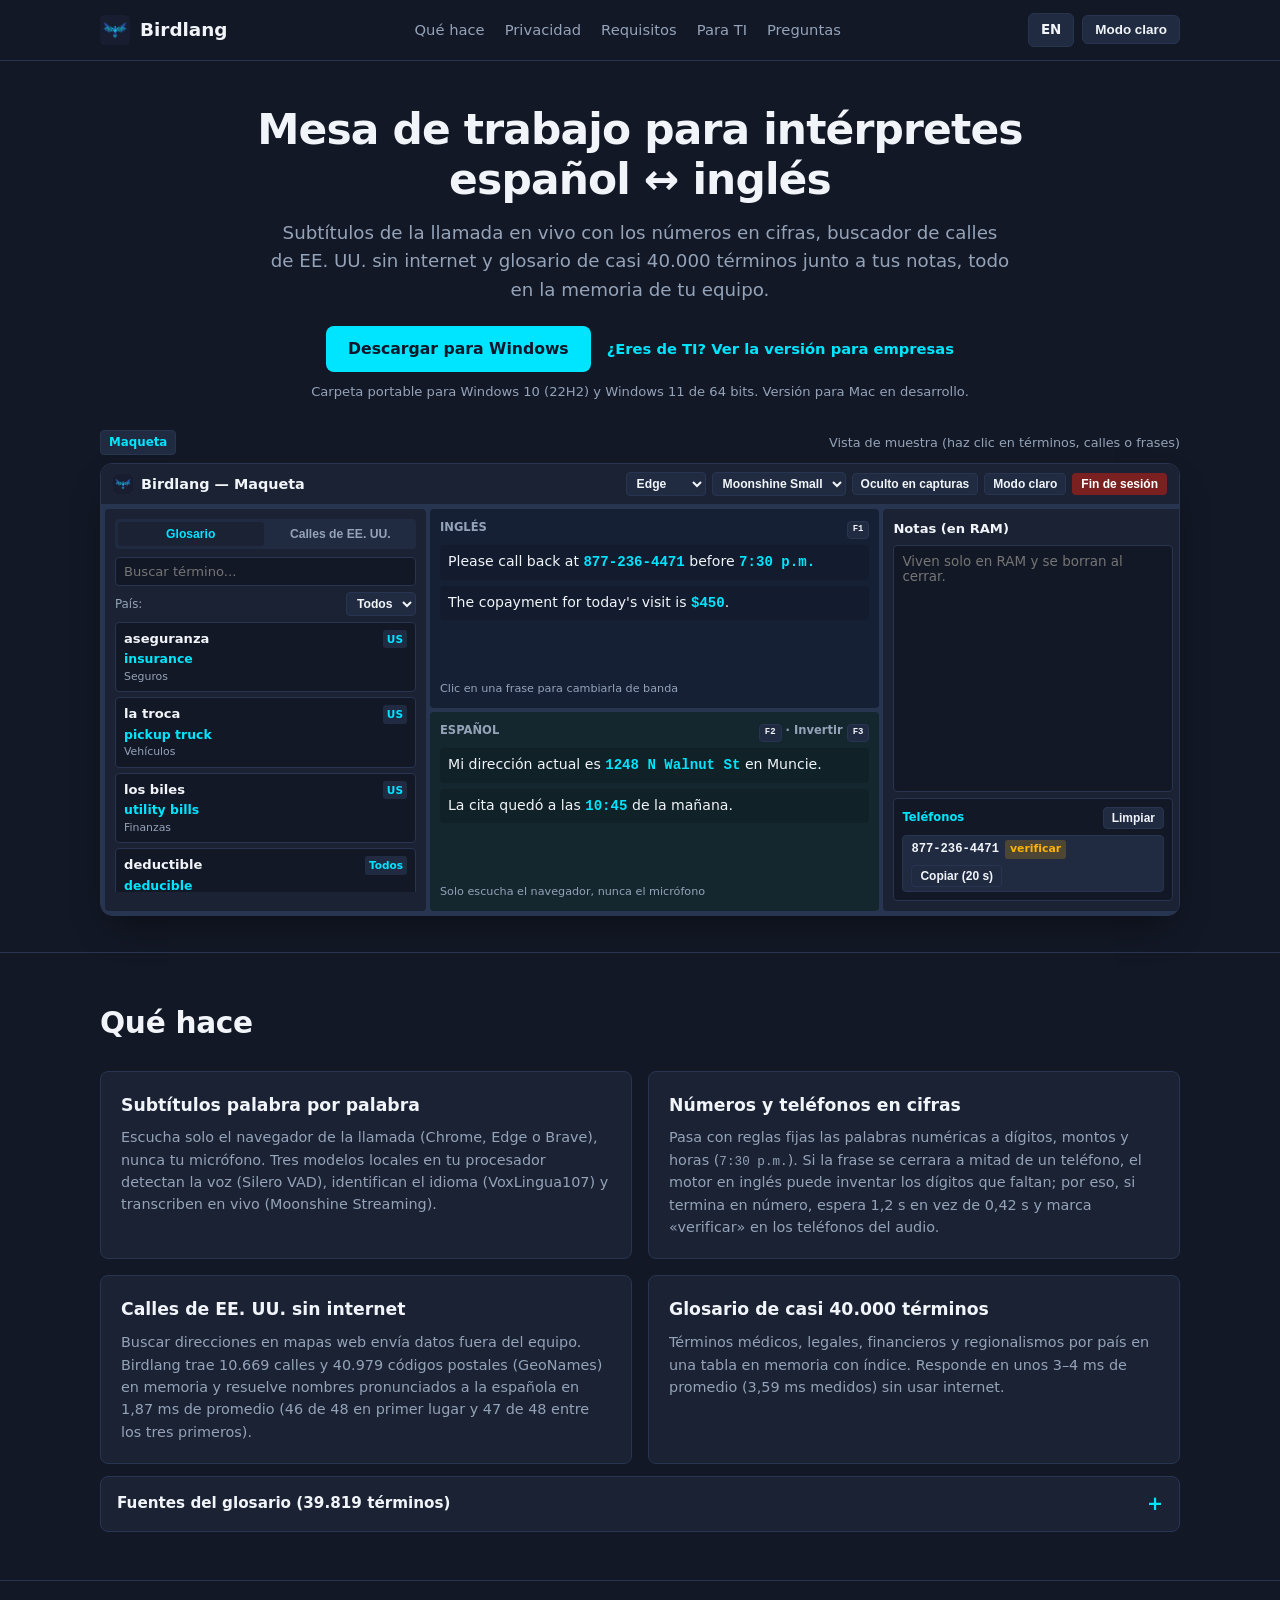
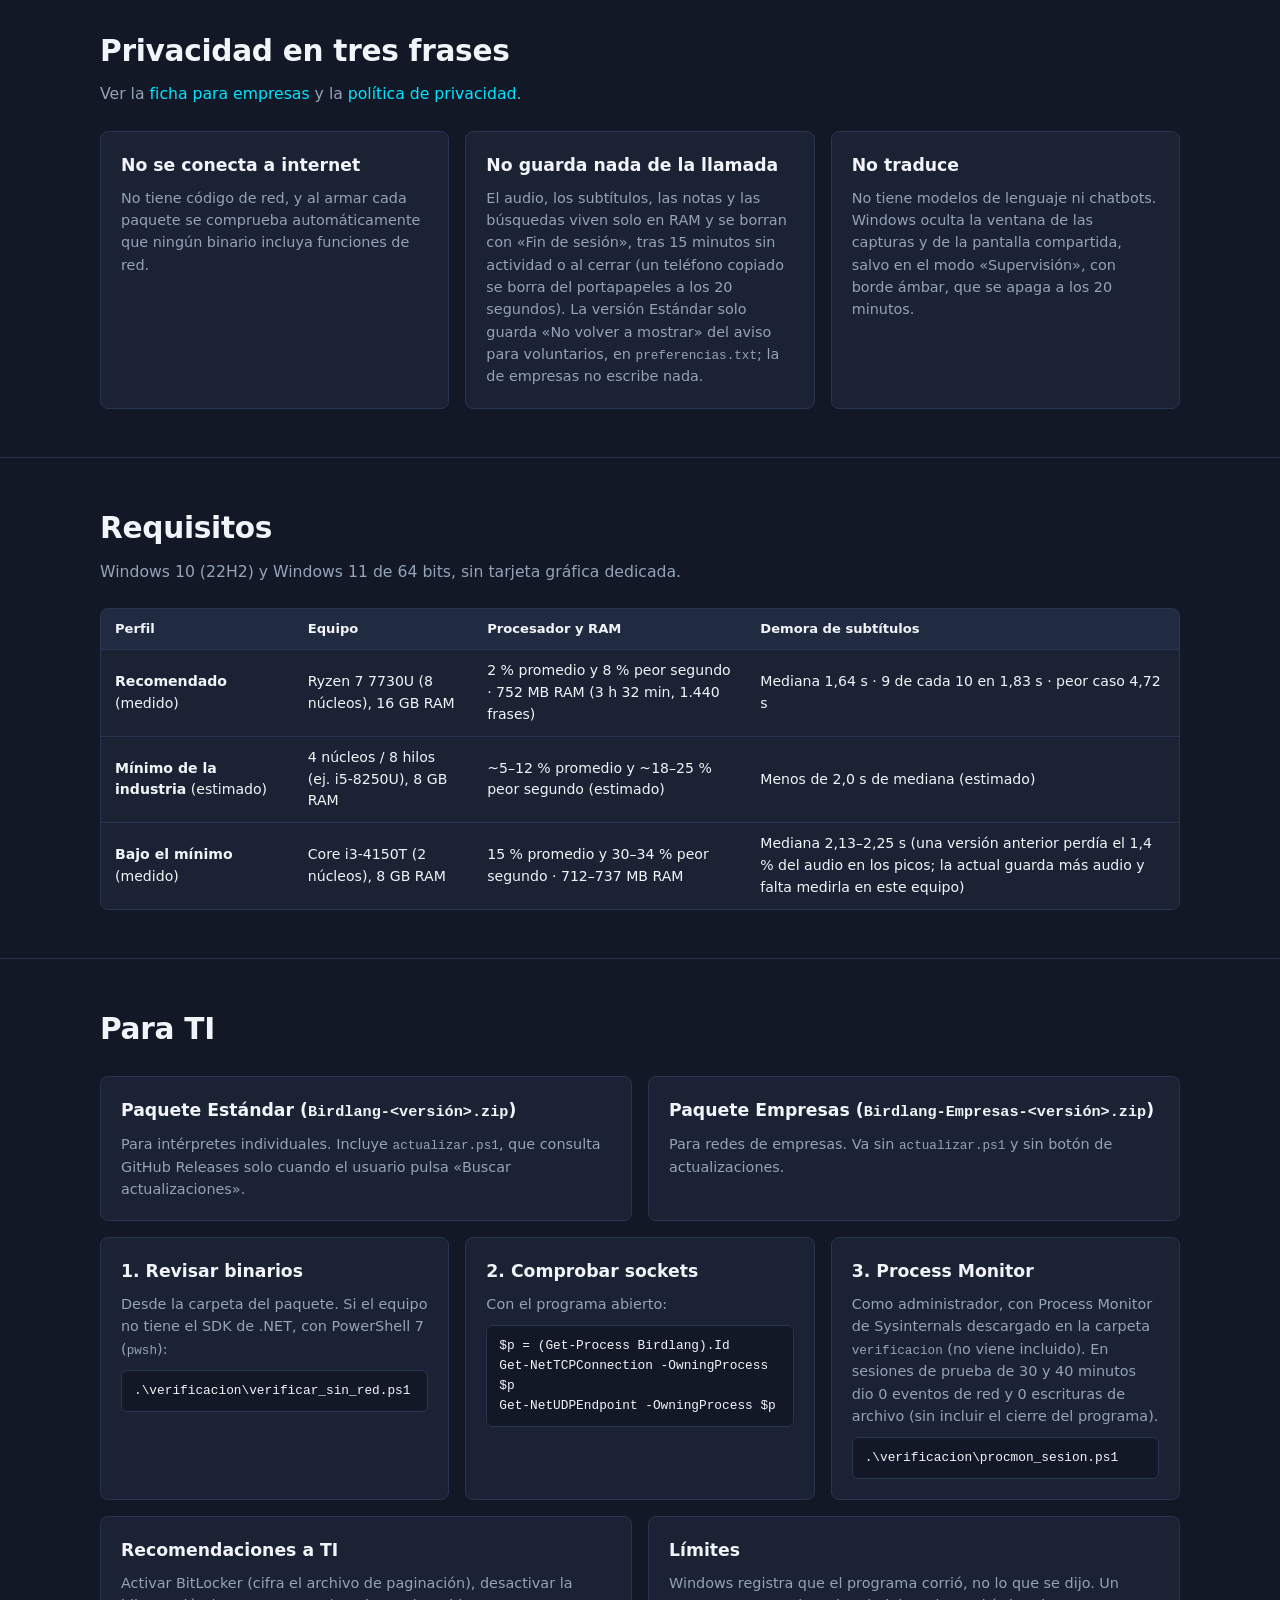
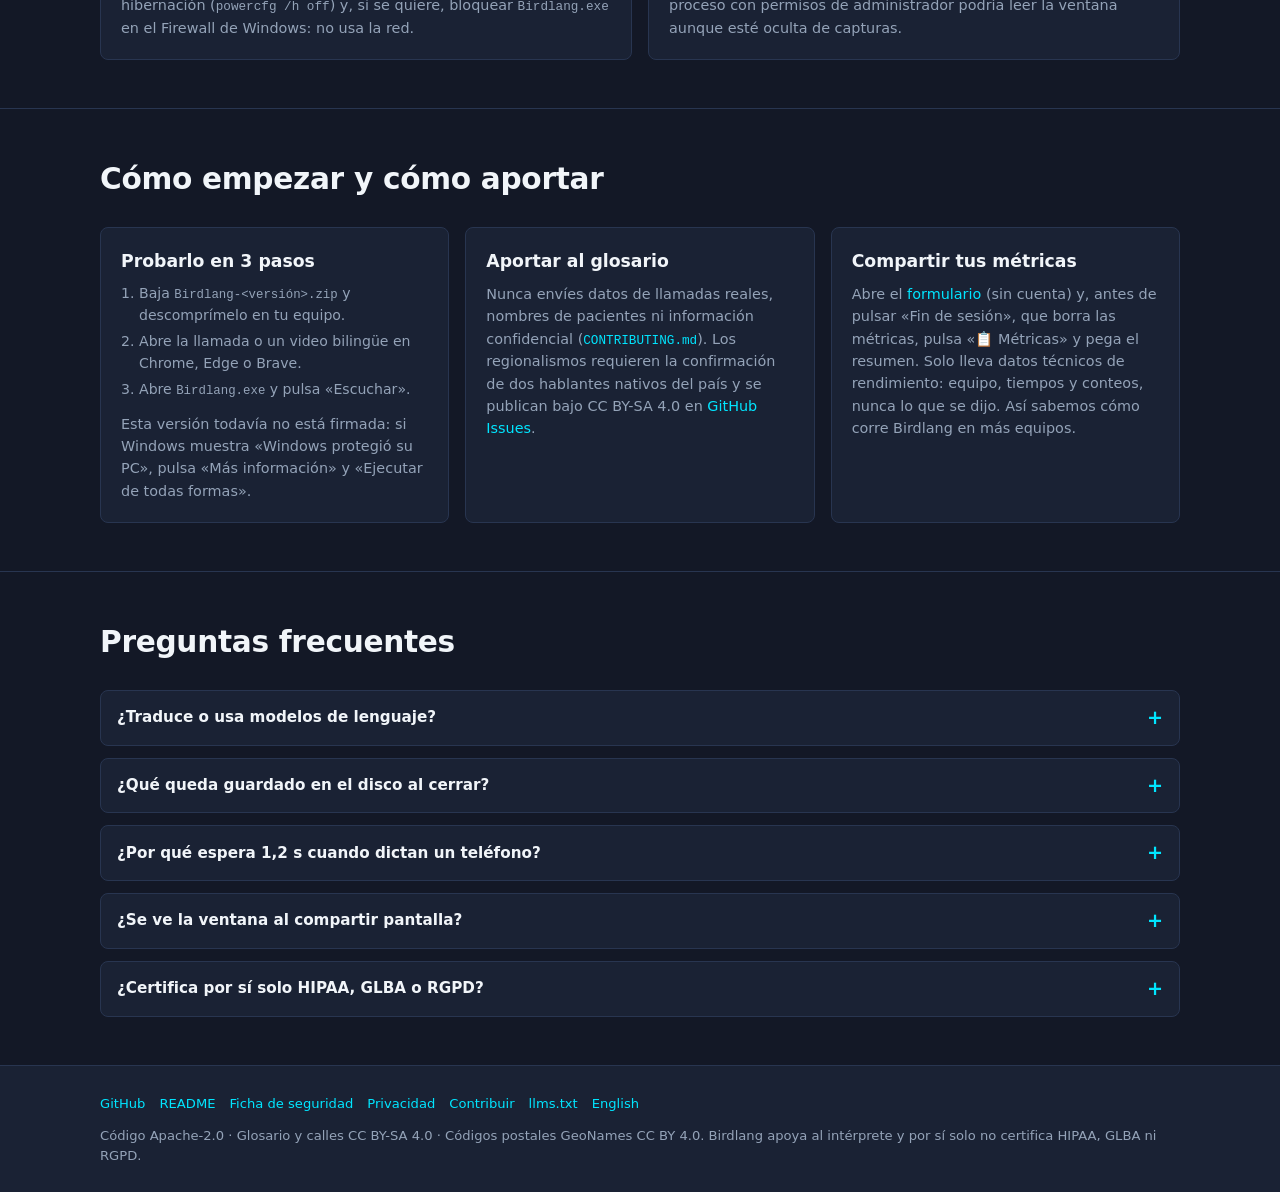
<file: web/index.html>
<!DOCTYPE html>
<html lang="es">
<head>
  <meta charset="UTF-8">
  <meta name="viewport" content="width=device-width, initial-scale=1.0">
  <title>Birdlang — Mesa de trabajo para intérpretes español ↔ inglés</title>
  <meta name="description" content="Herramienta de escritorio abierta para intérpretes español ↔ inglés en Windows. Subtítulos palabra por palabra en el procesador, números en cifras, calles de EE. UU. sin internet y glosario de casi 40.000 términos en memoria.">
  <link rel="canonical" href="https://dani3ll593.github.io/birdlang/">
  <link rel="alternate" hreflang="es" href="https://dani3ll593.github.io/birdlang/">
  <link rel="alternate" hreflang="en" href="https://dani3ll593.github.io/birdlang/en/">
  <link rel="alternate" hreflang="x-default" href="https://dani3ll593.github.io/birdlang/">
  <link rel="alternate" type="text/plain" href="llms.txt" title="Contexto para modelos de lenguaje">
  <link rel="icon" type="image/x-icon" href="activos/birdlang.ico">
  <link rel="apple-touch-icon" href="activos/logo.png">

  <meta property="og:type" content="website">
  <meta property="og:url" content="https://dani3ll593.github.io/birdlang/">
  <meta property="og:title" content="Birdlang — Mesa de trabajo para intérpretes español ↔ inglés">
  <meta property="og:description" content="Subtítulos en vivo en el procesador, números en cifras, calles de EE. UU. sin internet y glosario de casi 40.000 términos en memoria. No traduce, no se conecta a internet y no guarda nada de la llamada.">
  <meta property="og:image" content="https://dani3ll593.github.io/birdlang/activos/logo.png">

  <meta name="twitter:card" content="summary">
  <meta name="twitter:title" content="Birdlang — Mesa de trabajo para intérpretes español ↔ inglés">
  <meta name="twitter:description" content="Subtítulos locales, calles de EE. UU. sin internet y glosario de casi 40.000 términos en memoria RAM.">
  <meta name="twitter:image" content="https://dani3ll593.github.io/birdlang/activos/logo.png">

  <link rel="stylesheet" href="estilos/birdlang.css">

  <script type="application/ld+json">
  {
    "@context": "https://schema.org",
    "@graph": [
      {
        "@type": "SoftwareApplication",
        "@id": "https://dani3ll593.github.io/birdlang/#software",
        "name": "Birdlang",
        "applicationCategory": "BusinessApplication",
        "operatingSystem": "Windows 10 22H2, Windows 11 (64-bit)",
        "license": "https://www.apache.org/licenses/LICENSE-2.0",
        "url": "https://dani3ll593.github.io/birdlang/",
        "downloadUrl": "https://github.com/Dani3ll593/birdlang/releases/latest",
        "offers": {
          "@type": "Offer",
          "price": "0",
          "priceCurrency": "USD"
        },
        "description": "Mesa de trabajo nativa para intérpretes español ↔ inglés en Windows. Muestra subtítulos en vivo en el procesador, convierte números hablados a cifras, busca calles de EE. UU. sin internet y ofrece un glosario de casi 40.000 términos en memoria."
      },
      {
        "@type": "Dataset",
        "@id": "https://dani3ll593.github.io/birdlang/#glosario",
        "name": "Glosario comunitario de Birdlang",
        "description": "Glosario bilingüe inglés-español de 39.819 entradas compiladas de fuentes abiertas y de dominio público federal de EE. UU.",
        "license": "https://creativecommons.org/licenses/by-sa/4.0/",
        "url": "https://github.com/Dani3ll593/birdlang"
      },
      {
        "@type": "FAQPage",
        "@id": "https://dani3ll593.github.io/birdlang/#preguntas",
        "mainEntity": [
          {
            "@type": "Question",
            "name": "¿Birdlang traduce o usa modelos de lenguaje?",
            "acceptedAnswer": {
              "@type": "Answer",
              "text": "No. No traduce, no resume ni tiene chatbots. Sus únicos componentes de inteligencia artificial son tres modelos acústicos locales en el procesador que detectan voz, identifican si hablan en inglés o en español y transcriben palabra por palabra."
            }
          },
          {
            "@type": "Question",
            "name": "¿Qué queda guardado en el disco duro al cerrar la llamada?",
            "acceptedAnswer": {
              "@type": "Answer",
              "text": "Nada de lo que se dice ni de lo que escribe el intérprete. El audio, los subtítulos, las notas y las búsquedas viven solo en la memoria RAM y se borran al pulsar Fin de sesión, tras 15 minutos sin actividad o al cerrar el programa. Lo único que escribe la versión Estándar es «No volver a mostrar» del aviso para voluntarios, en preferencias.txt; la versión para empresas no escribe nada."
            }
          }
        ]
      }
    ]
  }
  </script>
</head>
<body>

  <header class="cabecera">
    <div class="contenedor cabecera-interior">
      <a href="#inicio" class="marca">
        <img src="activos/logo.png" alt="Logo de Birdlang" class="marca-logo" width="30" height="30">
        <span>Birdlang</span>
      </a>

      <nav class="menu" aria-label="Navegación principal">
        <a href="#que-hace">Qué hace</a>
        <a href="#privacidad">Privacidad</a>
        <a href="#requisitos">Requisitos</a>
        <a href="#para-ti">Para TI</a>
        <a href="#preguntas">Preguntas</a>
      </nav>

      <div class="acciones-cabecera">
        <a href="en/" class="btn" hreflang="en" title="English version">EN</a>
        <button type="button" class="btn btn-tema">Modo claro</button>
      </div>
    </div>
  </header>

  <main>
    <!-- 1. Inicio -->
    <section id="inicio" class="seccion-inicio">
      <div class="contenedor">
        <h1 class="titulo-principal">Mesa de trabajo para intérpretes español ↔ inglés</h1>
        <p class="bajada-principal">
          Subtítulos de la llamada en vivo con los números en cifras, buscador de calles de EE. UU. sin internet y glosario de casi 40.000 términos junto a tus notas, todo en la memoria de tu equipo.
        </p>

        <div class="acciones-inicio">
          <a href="https://github.com/Dani3ll593/birdlang/releases/latest" class="btn-primario">Descargar para Windows</a>
          <a href="#para-ti" class="enlace-ti">¿Eres de TI? Ver la versión para empresas</a>
        </div>
        <p class="nota-plataforma">
          Carpeta portable para Windows 10 (22H2) y Windows 11 de 64 bits. Versión para Mac en desarrollo.
        </p>

        <!-- Video de demostración pendiente de grabar -->

        <div class="contenedor-maqueta">
          <div class="encabezado-maqueta">
            <span class="etiqueta-maqueta">Maqueta</span>
            <span>Vista de muestra (haz clic en términos, calles o frases)</span>
          </div>

          <div class="ventana-maqueta" id="ventana-maqueta">
            <div class="aviso-supervision">
              Modo Supervisión activo: visible al compartir pantalla, se apaga en <span id="reloj-supervision">20:00</span>
            </div>

            <div class="barra-maqueta">
              <div class="marca-maqueta">
                <img src="activos/logo.png" alt="" width="20" height="20">
                <span>Birdlang — Maqueta</span>
              </div>

              <div class="controles-maqueta">
                <select class="selector-mini" aria-label="Navegador de la llamada">
                  <option>Edge</option>
                  <option>Chrome</option>
                  <option>Brave</option>
                </select>
                <select class="selector-mini" aria-label="Motor de voz">
                  <option>Moonshine Small</option>
                  <option>Moonshine Tiny</option>
                </select>
                <button type="button" class="btn-mini" id="maqueta-btn-supervision">Oculto en capturas</button>
                <button type="button" class="btn-mini" id="maqueta-btn-tema">Modo claro</button>
                <button type="button" class="btn-mini btn-fin" id="maqueta-borrar-notas">Fin de sesión</button>
              </div>
            </div>

            <div class="cuerpo-maqueta">
              <!-- Columna izquierda -->
              <div class="col-maqueta">
                <div class="pestanas-maqueta">
                  <button type="button" class="btn-pestana activa" id="btn-tab-glosario">Glosario</button>
                  <button type="button" class="btn-pestana" id="btn-tab-calles">Calles de EE. UU.</button>
                </div>

                <div id="vista-glosario" style="display: flex; flex-direction: column; flex: 1;">
                  <input type="text" id="maqueta-campo-glosario" class="campo-maqueta" placeholder="Buscar término..." aria-label="Buscar en el glosario">
                  <div class="fila-pais">
                    <span>País:</span>
                    <select id="maqueta-selector-pais" class="selector-mini" aria-label="Filtrar por país">
                      <option value="Todos">Todos</option>
                      <option value="US">US</option>
                      <option value="MX">MX</option>
                      <option value="CO">CO</option>
                      <option value="PR">PR</option>
                      <option value="AR">AR</option>
                    </select>
                  </div>
                  <div class="lista-maqueta" id="maqueta-lista-glosario"></div>
                </div>

                <div id="vista-calles" style="display: none; flex-direction: column; flex: 1;">
                  <input type="text" id="maqueta-campo-calles" class="campo-maqueta" value="1248 nort guálnut estrit" aria-label="Buscar calle">
                  <div class="ejemplos-calles">
                    <button type="button" class="btn-ejemplo-calle" data-calle="1248 nort guálnut estrit">1248 nort guálnut estrit</button>
                    <button type="button" class="btn-ejemplo-calle" data-calle="pichtri aveniu">pichtri aveniu</button>
                    <button type="button" class="btn-ejemplo-calle" data-calle="bródgüey">bródgüey</button>
                    <button type="button" class="btn-ejemplo-calle" data-calle="jonigüel">jonigüel</button>
                  </div>
                  <div class="item-maqueta" style="margin-bottom: 8px;">
                    <div class="item-cabecera">
                      <span class="item-termino" id="maqueta-salida-calle">1248 N Walnut St</span>
                      <span class="item-etiqueta">1,87 ms</span>
                    </div>
                    <div class="item-meta">Clic para insertar en notas</div>
                  </div>
                  <div class="chips-vias">
                    <button type="button" class="chip-via">St</button>
                    <button type="button" class="chip-via">Ave</button>
                    <button type="button" class="chip-via">Blvd</button>
                    <button type="button" class="chip-via">Rd</button>
                    <button type="button" class="chip-via">Dr</button>
                  </div>
                </div>
              </div>

              <!-- Columna central -->
              <div class="col-maqueta col-subtitulos">
                <div class="banda banda-en">
                  <div>
                    <div class="banda-titulo">
                      <span>INGLÉS</span>
                      <span><kbd>F1</kbd></span>
                    </div>
                    <div class="banda-lineas">
                      <div class="linea-sub">
                        Please call back at <span class="cifra">877-236-4471</span> before <span class="cifra">7:30 p.m.</span>
                      </div>
                      <div class="linea-sub">
                        The copayment for today's visit is <span class="cifra">$450</span>.
                      </div>
                    </div>
                  </div>
                  <div class="banda-pie">
                    <span>Clic en una frase para cambiarla de banda</span>
                  </div>
                </div>

                <div class="banda banda-es">
                  <div>
                    <div class="banda-titulo">
                      <span>ESPAÑOL</span>
                      <span><kbd>F2</kbd> · Invertir <kbd>F3</kbd></span>
                    </div>
                    <div class="banda-lineas">
                      <div class="linea-sub">
                        Mi dirección actual es <span class="cifra">1248 N Walnut St</span> en Muncie.
                      </div>
                      <div class="linea-sub">
                        La cita quedó a las <span class="cifra">10:45</span> de la mañana.
                      </div>
                    </div>
                  </div>
                  <div class="banda-pie">
                    <span>Solo escucha el navegador, nunca el micrófono</span>
                  </div>
                </div>
              </div>

              <!-- Columna derecha -->
              <div class="col-maqueta">
                <div class="item-cabecera">
                  <span class="item-termino">Notas (en RAM)</span>
                </div>
                <textarea id="maqueta-notas" class="area-notas" placeholder="Viven solo en RAM y se borran al cerrar."></textarea>

                <div class="caja-marcador">
                  <div class="cabecera-marcador">
                    <span>Teléfonos</span>
                    <button type="button" class="btn-mini" id="btn-limpiar-tel">Limpiar</button>
                  </div>
                  <div id="caja-chip-tel">
                    <div class="chip-tel">
                      <span>877-236-4471</span>
                      <span class="marca-verificar">verificar</span>
                      <button type="button" class="btn-mini" id="btn-copiar-tel">Copiar (20 s)</button>
                    </div>
                  </div>
                </div>
              </div>
            </div>
          </div>
        </div>
      </div>
    </section>

    <!-- 2. Qué hace -->
    <section id="que-hace" class="seccion">
      <div class="contenedor">
        <div class="encabezado-seccion">
          <h2 class="titulo-seccion">Qué hace</h2>
        </div>

        <div class="grilla-dos">
          <div class="tarjeta">
            <h3>Subtítulos palabra por palabra</h3>
            <p>
              Escucha solo el navegador de la llamada (Chrome, Edge o Brave), nunca tu micrófono. Tres modelos locales en tu procesador detectan la voz (Silero VAD), identifican el idioma (VoxLingua107) y transcriben en vivo (Moonshine Streaming).
            </p>
          </div>

          <div class="tarjeta">
            <h3>Números y teléfonos en cifras</h3>
            <p>
              Pasa con reglas fijas las palabras numéricas a dígitos, montos y horas (<code>7:30 p.m.</code>). Si la frase se cerrara a mitad de un teléfono, el motor en inglés puede inventar los dígitos que faltan; por eso, si termina en número, espera 1,2 s en vez de 0,42 s y marca «verificar» en los teléfonos del audio.
            </p>
          </div>

          <div class="tarjeta">
            <h3>Calles de EE. UU. sin internet</h3>
            <p>
              Buscar direcciones en mapas web envía datos fuera del equipo. Birdlang trae 10.669 calles y 40.979 códigos postales (GeoNames) en memoria y resuelve nombres pronunciados a la española en 1,87 ms de promedio (46 de 48 en primer lugar y 47 de 48 entre los tres primeros).
            </p>
          </div>

          <div class="tarjeta">
            <h3>Glosario de casi 40.000 términos</h3>
            <p>
              Términos médicos, legales, financieros y regionalismos por país en una tabla en memoria con índice. Responde en unos 3–4 ms de promedio (3,59 ms medidos) sin usar internet.
            </p>
          </div>
        </div>

        <details class="desplegable">
          <summary>Fuentes del glosario (39.819 términos)</summary>
          <div class="desplegable-cuerpo">
            <div class="tabla-wrap">
              <table class="tabla">
                <thead>
                  <tr><th>Fuente</th><th>Entradas</th><th>Licencia</th></tr>
                </thead>
                <tbody>
                  <tr><td>Wikidata</td><td>9.962</td><td>CC0 1.0</td></tr>
                  <tr><td>Wiktionary ES (kaikki.org)</td><td>9.150</td><td>CC BY-SA 4.0 + GFDL</td></tr>
                  <tr><td>NCI (Instituto Nacional del Cáncer)</td><td>7.962</td><td>Dominio público de EE. UU.</td></tr>
                  <tr><td>Wiktionary EN (kaikki.org)</td><td>6.533</td><td>CC BY-SA 4.0 + GFDL</td></tr>
                  <tr><td>MedlinePlus (NLM)</td><td>2.795</td><td>Dominio público de EE. UU.</td></tr>
                  <tr><td>CFPB</td><td>1.888</td><td>Dominio público de EE. UU.</td></tr>
                  <tr><td>IRS Publicación 850</td><td>1.331</td><td>Dominio público de EE. UU.</td></tr>
                  <tr><td>Birdlang propio</td><td>155</td><td>CC BY-SA 4.0</td></tr>
                  <tr><td>CMS / Departamento de Trabajo</td><td>43</td><td>Dominio público de EE. UU.</td></tr>
                </tbody>
              </table>
            </div>
          </div>
        </details>
      </div>
    </section>

    <!-- 3. Privacidad en tres frases -->
    <section id="privacidad" class="seccion">
      <div class="contenedor">
        <div class="encabezado-seccion">
          <h2 class="titulo-seccion">Privacidad en tres frases</h2>
          <p class="bajada-seccion">
            Ver la <a href="https://github.com/Dani3ll593/birdlang/blob/main/SEGURIDAD_EMPRESAS.md">ficha para empresas</a> y la <a href="https://github.com/Dani3ll593/birdlang/blob/main/PRIVACY.md">política de privacidad</a>.
          </p>
        </div>

        <div class="grilla-tres">
          <div class="tarjeta">
            <h3>No se conecta a internet</h3>
            <p>
              No tiene código de red, y al armar cada paquete se comprueba automáticamente que ningún binario incluya funciones de red.
            </p>
          </div>

          <div class="tarjeta">
            <h3>No guarda nada de la llamada</h3>
            <p>
              El audio, los subtítulos, las notas y las búsquedas viven solo en RAM y se borran con «Fin de sesión», tras 15 minutos sin actividad o al cerrar (un teléfono copiado se borra del portapapeles a los 20 segundos). La versión Estándar solo guarda «No volver a mostrar» del aviso para voluntarios, en <code>preferencias.txt</code>; la de empresas no escribe nada.
            </p>
          </div>

          <div class="tarjeta">
            <h3>No traduce</h3>
            <p>
              No tiene modelos de lenguaje ni chatbots. Windows oculta la ventana de las capturas y de la pantalla compartida, salvo en el modo «Supervisión», con borde ámbar, que se apaga a los 20 minutos.
            </p>
          </div>
        </div>
      </div>
    </section>

    <!-- 4. Requisitos -->
    <section id="requisitos" class="seccion">
      <div class="contenedor">
        <div class="encabezado-seccion">
          <h2 class="titulo-seccion">Requisitos</h2>
          <p class="bajada-seccion">
            Windows 10 (22H2) y Windows 11 de 64 bits, sin tarjeta gráfica dedicada.
          </p>
        </div>

        <div class="tabla-wrap">
          <table class="tabla">
            <thead>
              <tr>
                <th>Perfil</th>
                <th>Equipo</th>
                <th>Procesador y RAM</th>
                <th>Demora de subtítulos</th>
              </tr>
            </thead>
            <tbody>
              <tr>
                <td><strong>Recomendado</strong> (medido)</td>
                <td>Ryzen 7 7730U (8 núcleos), 16 GB RAM</td>
                <td>2 % promedio y 8 % peor segundo · 752 MB RAM (3 h 32 min, 1.440 frases)</td>
                <td>Mediana 1,64 s · 9 de cada 10 en 1,83 s · peor caso 4,72 s</td>
              </tr>
              <tr>
                <td><strong>Mínimo de la industria</strong> (estimado)</td>
                <td>4 núcleos / 8 hilos (ej. i5-8250U), 8 GB RAM</td>
                <td>~5–12 % promedio y ~18–25 % peor segundo (estimado)</td>
                <td>Menos de 2,0 s de mediana (estimado)</td>
              </tr>
              <tr>
                <td><strong>Bajo el mínimo</strong> (medido)</td>
                <td>Core i3-4150T (2 núcleos), 8 GB RAM</td>
                <td>15 % promedio y 30–34 % peor segundo · 712–737 MB RAM</td>
                <td>Mediana 2,13–2,25 s (una versión anterior perdía el 1,4 % del audio en los picos; la actual guarda más audio y falta medirla en este equipo)</td>
              </tr>
            </tbody>
          </table>
        </div>
      </div>
    </section>

    <!-- 5. Para TI -->
    <section id="para-ti" class="seccion">
      <div class="contenedor">
        <div class="encabezado-seccion">
          <h2 class="titulo-seccion">Para TI</h2>
        </div>

        <div class="grilla-dos" style="margin-bottom: 16px;">
          <div class="tarjeta">
            <h3>Paquete Estándar (<code>Birdlang-&lt;versión&gt;.zip</code>)</h3>
            <p>
              Para intérpretes individuales. Incluye <code>actualizar.ps1</code>, que consulta GitHub Releases solo cuando el usuario pulsa «Buscar actualizaciones».
            </p>
          </div>

          <div class="tarjeta">
            <h3>Paquete Empresas (<code>Birdlang-Empresas-&lt;versión&gt;.zip</code>)</h3>
            <p>
              Para redes de empresas. Va sin <code>actualizar.ps1</code> y sin botón de actualizaciones.
            </p>
          </div>
        </div>

        <div class="grilla-tres">
          <div class="tarjeta">
            <h3>1. Revisar binarios</h3>
            <p>Desde la carpeta del paquete. Si el equipo no tiene el SDK de .NET, con PowerShell 7 (<code>pwsh</code>):</p>
            <pre class="codigo-bloque">.\verificacion\verificar_sin_red.ps1</pre>
          </div>

          <div class="tarjeta">
            <h3>2. Comprobar sockets</h3>
            <p>Con el programa abierto:</p>
            <pre class="codigo-bloque">$p = (Get-Process Birdlang).Id
Get-NetTCPConnection -OwningProcess $p
Get-NetUDPEndpoint -OwningProcess $p</pre>
          </div>

          <div class="tarjeta">
            <h3>3. Process Monitor</h3>
            <p>Como administrador, con Process Monitor de Sysinternals descargado en la carpeta <code>verificacion</code> (no viene incluido). En sesiones de prueba de 30 y 40 minutos dio 0 eventos de red y 0 escrituras de archivo (sin incluir el cierre del programa).</p>
            <pre class="codigo-bloque">.\verificacion\procmon_sesion.ps1</pre>
          </div>
        </div>

        <div class="grilla-dos" style="margin-top: 16px;">
          <div class="tarjeta">
            <h3>Recomendaciones a TI</h3>
            <p>
              Activar BitLocker (cifra el archivo de paginación), desactivar la hibernación (<code>powercfg /h off</code>) y, si se quiere, bloquear <code>Birdlang.exe</code> en el Firewall de Windows: no usa la red.
            </p>
          </div>

          <div class="tarjeta">
            <h3>Límites</h3>
            <p>
              Windows registra que el programa corrió, no lo que se dijo. Un proceso con permisos de administrador podría leer la ventana aunque esté oculta de capturas.
            </p>
          </div>
        </div>
      </div>
    </section>

    <!-- 6. Cómo empezar y cómo aportar -->
    <section id="como-empezar" class="seccion">
      <div class="contenedor">
        <div class="encabezado-seccion">
          <h2 class="titulo-seccion">Cómo empezar y cómo aportar</h2>
        </div>

        <div class="grilla-tres">
          <div class="tarjeta">
            <h3>Probarlo en 3 pasos</h3>
            <ol class="lista-simple">
              <li>Baja <code>Birdlang-&lt;versión&gt;.zip</code> y descomprímelo en tu equipo.</li>
              <li>Abre la llamada o un video bilingüe en Chrome, Edge o Brave.</li>
              <li>Abre <code>Birdlang.exe</code> y pulsa «Escuchar».</li>
            </ol>
            <p style="margin-top: 12px;">
              Esta versión todavía no está firmada: si Windows muestra «Windows protegió su PC», pulsa «Más información» y «Ejecutar de todas formas».
            </p>
          </div>

          <div class="tarjeta">
            <h3>Aportar al glosario</h3>
            <p>
              Nunca envíes datos de llamadas reales, nombres de pacientes ni información confidencial (<a href="https://github.com/Dani3ll593/birdlang/blob/main/CONTRIBUTING.md"><code>CONTRIBUTING.md</code></a>). Los regionalismos requieren la confirmación de dos hablantes nativos del país y se publican bajo CC BY-SA 4.0 en <a href="https://github.com/Dani3ll593/birdlang/issues">GitHub Issues</a>.
            </p>
          </div>

          <div class="tarjeta">
            <h3>Compartir tus métricas</h3>
            <p>
              Abre el <a href="https://forms.gle/omQEu6ceUL2ZWpoX6">formulario</a> (sin cuenta) y, antes de pulsar «Fin de sesión», que borra las métricas, pulsa «📋 Métricas» y pega el resumen. Solo lleva datos técnicos de rendimiento: equipo, tiempos y conteos, nunca lo que se dijo. Así sabemos cómo corre Birdlang en más equipos.
            </p>
          </div>
        </div>
      </div>
    </section>

        <!-- 7. Preguntas frecuentes -->
    <section id="preguntas" class="seccion">
      <div class="contenedor">
        <div class="encabezado-seccion">
          <h2 class="titulo-seccion">Preguntas frecuentes</h2>
        </div>

        <details class="desplegable">
          <summary>¿Traduce o usa modelos de lenguaje?</summary>
          <div class="desplegable-cuerpo">
            No. Solo usa tres modelos acústicos locales en el procesador: Silero VAD, VoxLingua107 y Moonshine Streaming.
          </div>
        </details>

        <details class="desplegable">
          <summary>¿Qué queda guardado en el disco al cerrar?</summary>
          <div class="desplegable-cuerpo">
            Nada de la llamada: audio, subtítulos, notas y búsquedas viven en RAM y se borran al cerrar o tras 15 minutos sin actividad. Lo único que escribe la versión Estándar es «No volver a mostrar» del aviso para voluntarios (<code>preferencias.txt</code>, junto al programa); la versión para empresas no escribe nada.
          </div>
        </details>

        <details class="desplegable">
          <summary>¿Por qué espera 1,2 s cuando dictan un teléfono?</summary>
          <div class="desplegable-cuerpo">
            Si la frase se cortara entre grupos de dígitos, el motor en inglés puede inventar los que faltan. Por eso, si el texto termina en un número, Birdlang espera 1,2 s antes de cerrar la frase.
          </div>
        </details>

        <details class="desplegable">
          <summary>¿Se ve la ventana al compartir pantalla?</summary>
          <div class="desplegable-cuerpo">
            Windows la oculta de las capturas y de la pantalla compartida, salvo en el modo «Supervisión» (borde ámbar, 20 minutos).
          </div>
        </details>

        <details class="desplegable">
          <summary>¿Certifica por sí solo HIPAA, GLBA o RGPD?</summary>
          <div class="desplegable-cuerpo">
            No. Apoya al intérprete y no reemplaza su criterio ni las políticas de su agencia o cliente.
          </div>
        </details>
      </div>
    </section>
  </main>

  <footer class="pie">
    <div class="contenedor">
      <div class="pie-enlaces">
        <a href="https://github.com/Dani3ll593/birdlang">GitHub</a>
        <a href="https://github.com/Dani3ll593/birdlang/blob/main/README.md">README</a>
        <a href="https://github.com/Dani3ll593/birdlang/blob/main/SEGURIDAD_EMPRESAS.md">Ficha de seguridad</a>
        <a href="https://github.com/Dani3ll593/birdlang/blob/main/PRIVACY.md">Privacidad</a>
        <a href="https://github.com/Dani3ll593/birdlang/blob/main/CONTRIBUTING.md">Contribuir</a>
        <a href="llms.txt">llms.txt</a>
        <a href="en/" hreflang="en">English</a>
      </div>
      <p>
        Código Apache-2.0 · Glosario y calles CC BY-SA 4.0 · Códigos postales GeoNames CC BY 4.0. Birdlang apoya al intérprete y por sí solo no certifica HIPAA, GLBA ni RGPD.
      </p>
    </div>
  </footer>

  <script src="scripts/birdlang-ui.js"></script>
</body>
</html>
</file>
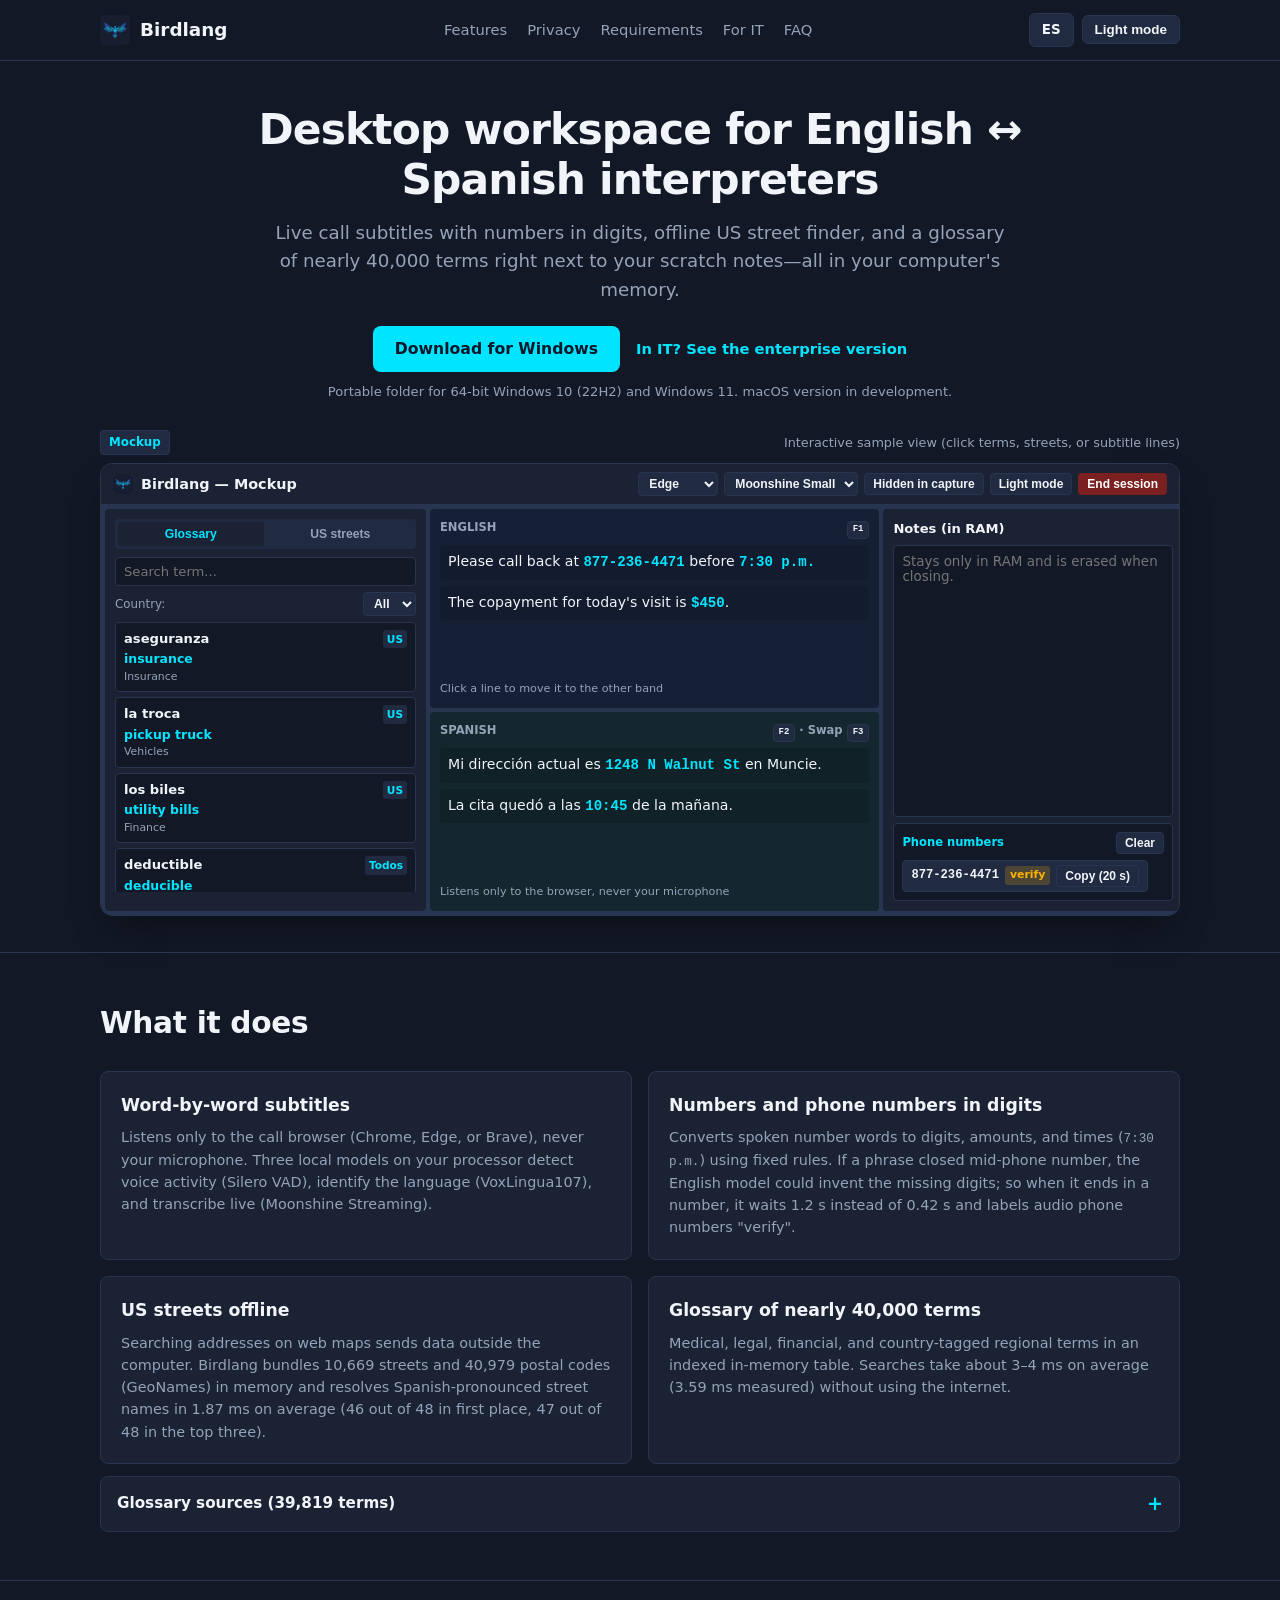
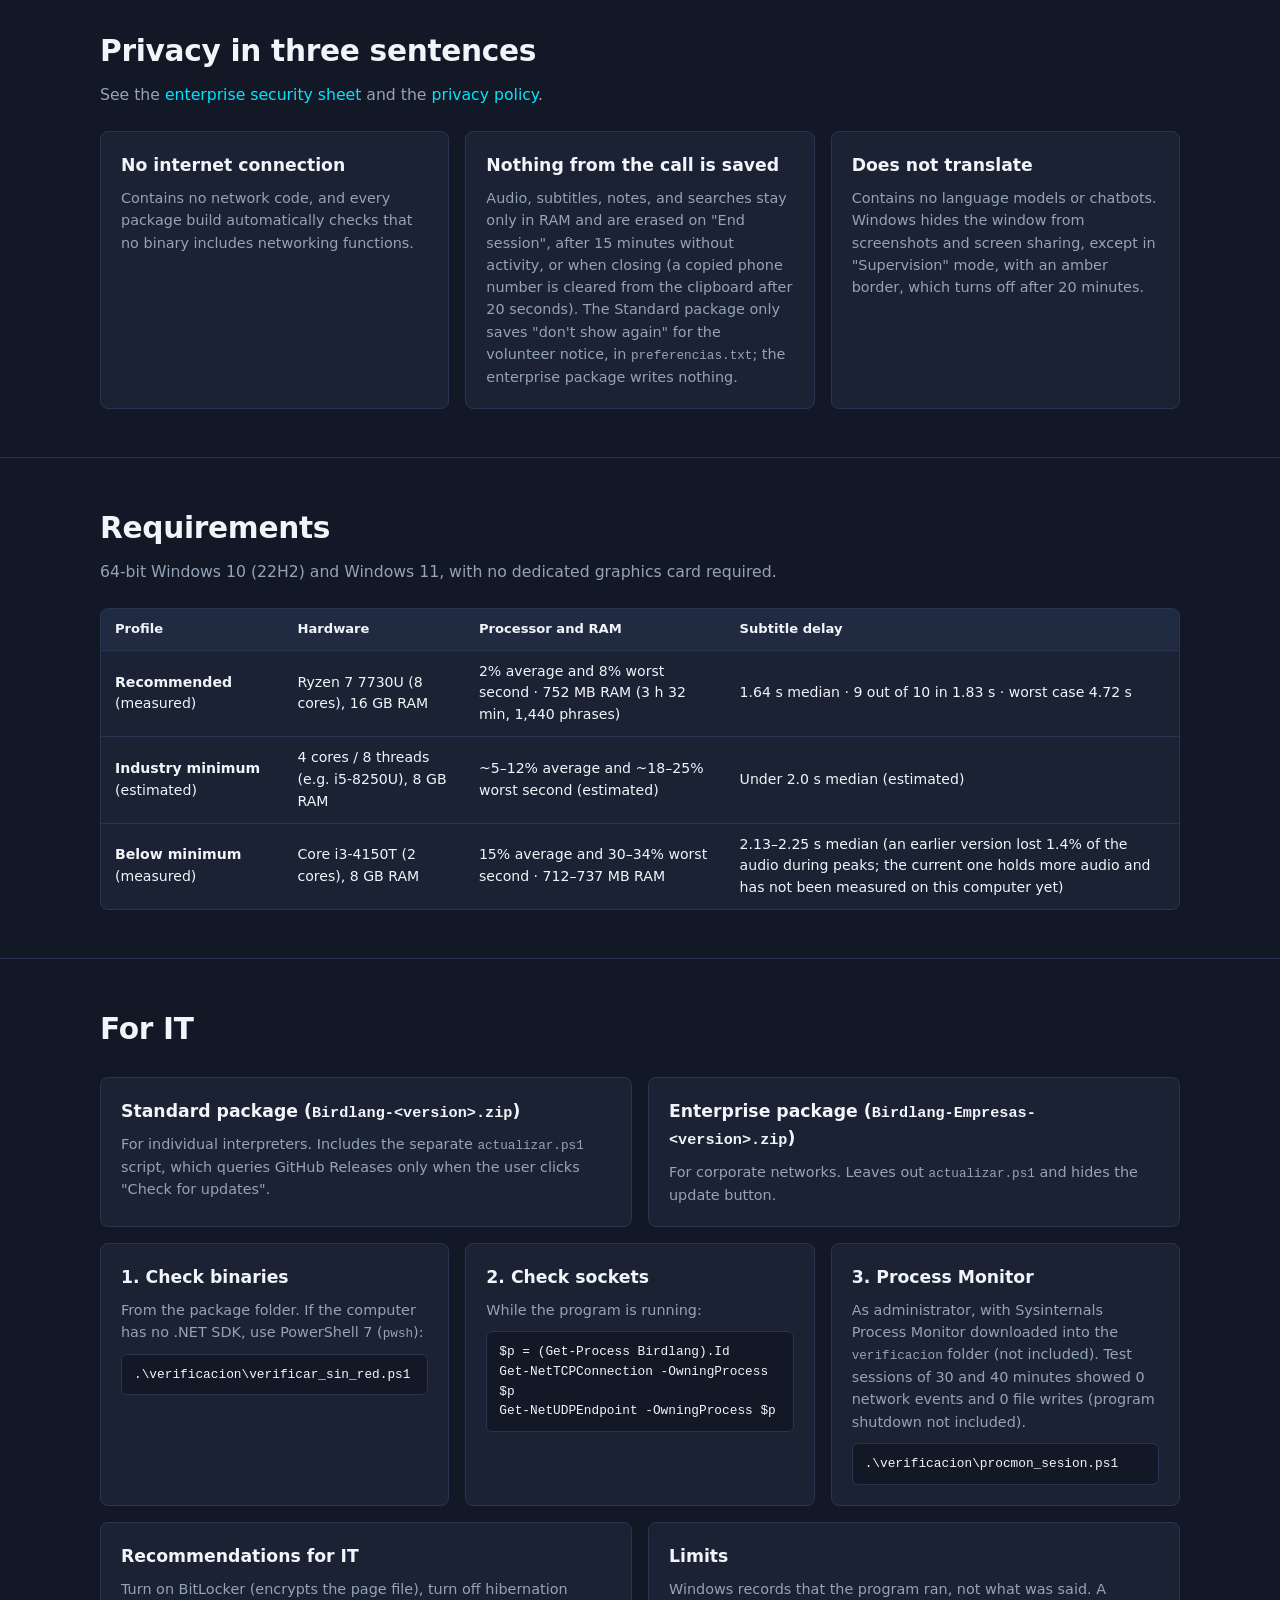
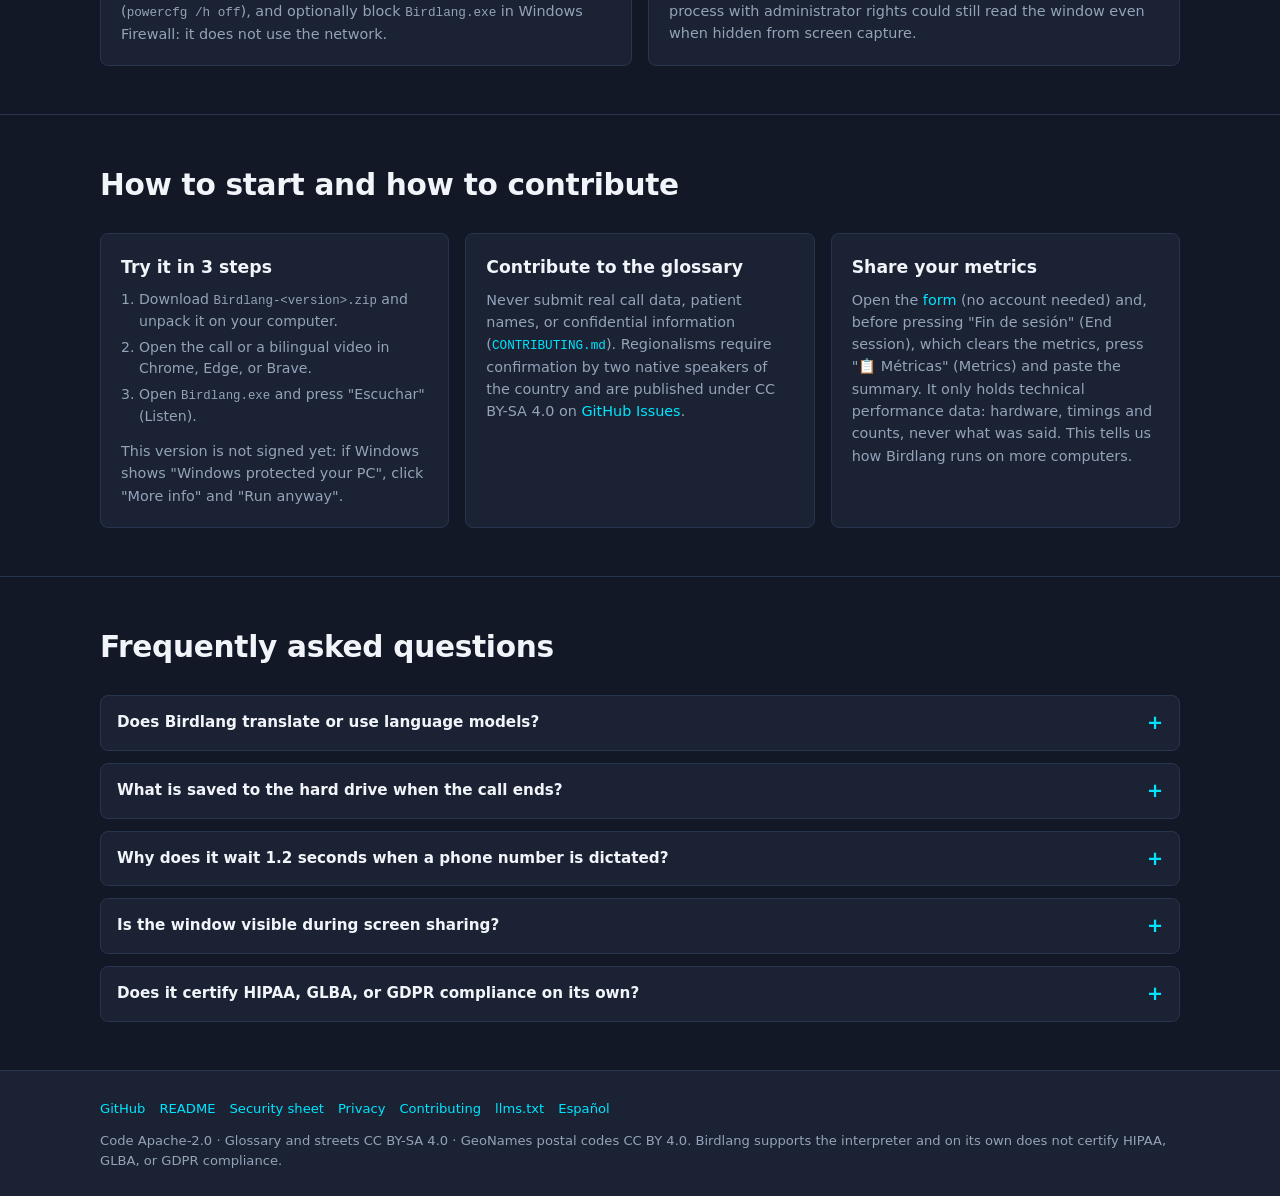
<file: web/en/index.html>
<!DOCTYPE html>
<html lang="en">
<head>
  <meta charset="UTF-8">
  <meta name="viewport" content="width=device-width, initial-scale=1.0">
  <title>Birdlang — Desktop workspace for English ↔ Spanish interpreters</title>
  <meta name="description" content="Open-source desktop tool for English ↔ Spanish interpreters on Windows. Live word-by-word subtitles on your processor, numbers in digits, offline US streets, and an in-memory glossary of nearly 40,000 terms.">
  <link rel="canonical" href="https://dani3ll593.github.io/birdlang/en/">
  <link rel="alternate" hreflang="es" href="https://dani3ll593.github.io/birdlang/">
  <link rel="alternate" hreflang="en" href="https://dani3ll593.github.io/birdlang/en/">
  <link rel="alternate" hreflang="x-default" href="https://dani3ll593.github.io/birdlang/">
  <link rel="alternate" type="text/plain" href="../llms.txt" title="LLM Context">
  <link rel="icon" type="image/x-icon" href="../activos/birdlang.ico">
  <link rel="apple-touch-icon" href="../activos/logo.png">

  <meta property="og:type" content="website">
  <meta property="og:url" content="https://dani3ll593.github.io/birdlang/en/">
  <meta property="og:title" content="Birdlang — Desktop workspace for English ↔ Spanish interpreters">
  <meta property="og:description" content="Live subtitles on the processor, numbers in digits, offline US streets, and an in-memory glossary of nearly 40,000 terms. Does not translate, does not connect to the internet, and saves nothing from the call.">
  <meta property="og:image" content="https://dani3ll593.github.io/birdlang/activos/logo.png">

  <meta name="twitter:card" content="summary">
  <meta name="twitter:title" content="Birdlang — Desktop workspace for English ↔ Spanish interpreters">
  <meta name="twitter:description" content="Local subtitles, offline US streets, and an in-memory glossary of nearly 40,000 terms.">
  <meta name="twitter:image" content="https://dani3ll593.github.io/birdlang/activos/logo.png">

  <link rel="stylesheet" href="../estilos/birdlang.css">

  <script type="application/ld+json">
  {
    "@context": "https://schema.org",
    "@graph": [
      {
        "@type": "SoftwareApplication",
        "@id": "https://dani3ll593.github.io/birdlang/en/#software",
        "name": "Birdlang",
        "applicationCategory": "BusinessApplication",
        "operatingSystem": "Windows 10 22H2, Windows 11 (64-bit)",
        "license": "https://www.apache.org/licenses/LICENSE-2.0",
        "url": "https://dani3ll593.github.io/birdlang/en/",
        "downloadUrl": "https://github.com/Dani3ll593/birdlang/releases/latest",
        "offers": {
          "@type": "Offer",
          "price": "0",
          "priceCurrency": "USD"
        },
        "description": "Native desktop workspace for English ↔ Spanish interpreters on Windows. Shows live subtitles on the processor, converts spoken numbers to digits, looks up US streets offline, and provides an in-memory glossary of nearly 40,000 terms."
      },
      {
        "@type": "Dataset",
        "@id": "https://dani3ll593.github.io/birdlang/en/#glossary",
        "name": "Birdlang community glossary",
        "description": "Bilingual English-Spanish glossary of 39,819 entries compiled from open and US federal public domain sources.",
        "license": "https://creativecommons.org/licenses/by-sa/4.0/",
        "url": "https://github.com/Dani3ll593/birdlang"
      },
      {
        "@type": "FAQPage",
        "@id": "https://dani3ll593.github.io/birdlang/en/#preguntas",
        "mainEntity": [
          {
            "@type": "Question",
            "name": "Does Birdlang translate or use language models?",
            "acceptedAnswer": {
              "@type": "Answer",
              "text": "No. It does not translate, summarize, or include chatbots. Its only artificial intelligence components are three local acoustic models running on the processor that detect speech, identify whether English or Spanish is being spoken, and transcribe word by word."
            }
          },
          {
            "@type": "Question",
            "name": "What is saved to the hard drive when the call ends?",
            "acceptedAnswer": {
              "@type": "Answer",
              "text": "Nothing from what is said or what the interpreter writes. Audio, subtitles, notes, and searches stay only in RAM and are erased when pressing End session, after 15 minutes without activity, or when closing the program. The only thing the Standard package writes is "don't show again" for the volunteer notice, in preferencias.txt; the enterprise package writes nothing."
            }
          }
        ]
      }
    ]
  }
  </script>
</head>
<body>

  <header class="cabecera">
    <div class="contenedor cabecera-interior">
      <a href="#inicio" class="marca">
        <img src="../activos/logo.png" alt="Birdlang logo" class="marca-logo" width="30" height="30">
        <span>Birdlang</span>
      </a>

      <nav class="menu" aria-label="Main navigation">
        <a href="#que-hace">Features</a>
        <a href="#privacidad">Privacy</a>
        <a href="#requisitos">Requirements</a>
        <a href="#para-ti">For IT</a>
        <a href="#preguntas">FAQ</a>
      </nav>

      <div class="acciones-cabecera">
        <a href="../" class="btn" hreflang="es" title="Versión en español">ES</a>
        <button type="button" class="btn btn-tema">Light mode</button>
      </div>
    </div>
  </header>

  <main>
    <!-- 1. Start -->
    <section id="inicio" class="seccion-inicio">
      <div class="contenedor">
        <h1 class="titulo-principal">Desktop workspace for English ↔ Spanish interpreters</h1>
        <p class="bajada-principal">
          Live call subtitles with numbers in digits, offline US street finder, and a glossary of nearly 40,000 terms right next to your scratch notes—all in your computer's memory.
        </p>

        <div class="acciones-inicio">
          <a href="https://github.com/Dani3ll593/birdlang/releases/latest" class="btn-primario">Download for Windows</a>
          <a href="#para-ti" class="enlace-ti">In IT? See the enterprise version</a>
        </div>
        <p class="nota-plataforma">
          Portable folder for 64-bit Windows 10 (22H2) and Windows 11. macOS version in development.
        </p>

        <!-- Demo video pending recording -->

        <div class="contenedor-maqueta">
          <div class="encabezado-maqueta">
            <span class="etiqueta-maqueta">Mockup</span>
            <span>Interactive sample view (click terms, streets, or subtitle lines)</span>
          </div>

          <div class="ventana-maqueta" id="ventana-maqueta">
            <div class="aviso-supervision">
              Supervision mode on: visible in screen sharing, turns off in <span id="reloj-supervision">20:00</span>
            </div>

            <div class="barra-maqueta">
              <div class="marca-maqueta">
                <img src="../activos/logo.png" alt="" width="20" height="20">
                <span>Birdlang — Mockup</span>
              </div>

              <div class="controles-maqueta">
                <select class="selector-mini" aria-label="Call browser">
                  <option>Edge</option>
                  <option>Chrome</option>
                  <option>Brave</option>
                </select>
                <select class="selector-mini" aria-label="Speech model">
                  <option>Moonshine Small</option>
                  <option>Moonshine Tiny</option>
                </select>
                <button type="button" class="btn-mini" id="maqueta-btn-supervision">Hidden in capture</button>
                <button type="button" class="btn-mini" id="maqueta-btn-tema">Light mode</button>
                <button type="button" class="btn-mini btn-fin" id="maqueta-borrar-notas">End session</button>
              </div>
            </div>

            <div class="cuerpo-maqueta">
              <!-- Left column -->
              <div class="col-maqueta">
                <div class="pestanas-maqueta">
                  <button type="button" class="btn-pestana activa" id="btn-tab-glosario">Glossary</button>
                  <button type="button" class="btn-pestana" id="btn-tab-calles">US streets</button>
                </div>

                <div id="vista-glosario" style="display: flex; flex-direction: column; flex: 1;">
                  <input type="text" id="maqueta-campo-glosario" class="campo-maqueta" placeholder="Search term..." aria-label="Search glossary">
                  <div class="fila-pais">
                    <span>Country:</span>
                    <select id="maqueta-selector-pais" class="selector-mini" aria-label="Filter by country">
                      <option value="Todos">All</option>
                      <option value="US">US</option>
                      <option value="MX">MX</option>
                      <option value="CO">CO</option>
                      <option value="PR">PR</option>
                      <option value="AR">AR</option>
                    </select>
                  </div>
                  <div class="lista-maqueta" id="maqueta-lista-glosario"></div>
                </div>

                <div id="vista-calles" style="display: none; flex-direction: column; flex: 1;">
                  <input type="text" id="maqueta-campo-calles" class="campo-maqueta" value="1248 nort guálnut estrit" aria-label="Search street">
                  <div class="ejemplos-calles">
                    <button type="button" class="btn-ejemplo-calle" data-calle="1248 nort guálnut estrit">1248 nort guálnut estrit</button>
                    <button type="button" class="btn-ejemplo-calle" data-calle="pichtri aveniu">pichtri aveniu</button>
                    <button type="button" class="btn-ejemplo-calle" data-calle="bródgüey">bródgüey</button>
                    <button type="button" class="btn-ejemplo-calle" data-calle="jonigüel">jonigüel</button>
                  </div>
                  <div class="item-maqueta" style="margin-bottom: 8px;">
                    <div class="item-cabecera">
                      <span class="item-termino" id="maqueta-salida-calle">1248 N Walnut St</span>
                      <span class="item-etiqueta">1.87 ms</span>
                    </div>
                    <div class="item-meta">Click to insert into notes</div>
                  </div>
                  <div class="chips-vias">
                    <button type="button" class="chip-via">St</button>
                    <button type="button" class="chip-via">Ave</button>
                    <button type="button" class="chip-via">Blvd</button>
                    <button type="button" class="chip-via">Rd</button>
                    <button type="button" class="chip-via">Dr</button>
                  </div>
                </div>
              </div>

              <!-- Center column -->
              <div class="col-maqueta col-subtitulos">
                <div class="banda banda-en">
                  <div>
                    <div class="banda-titulo">
                      <span>ENGLISH</span>
                      <span><kbd>F1</kbd></span>
                    </div>
                    <div class="banda-lineas">
                      <div class="linea-sub">
                        Please call back at <span class="cifra">877-236-4471</span> before <span class="cifra">7:30 p.m.</span>
                      </div>
                      <div class="linea-sub">
                        The copayment for today's visit is <span class="cifra">$450</span>.
                      </div>
                    </div>
                  </div>
                  <div class="banda-pie">
                    <span>Click a line to move it to the other band</span>
                  </div>
                </div>

                <div class="banda banda-es">
                  <div>
                    <div class="banda-titulo">
                      <span>SPANISH</span>
                      <span><kbd>F2</kbd> · Swap <kbd>F3</kbd></span>
                    </div>
                    <div class="banda-lineas">
                      <div class="linea-sub">
                        Mi dirección actual es <span class="cifra">1248 N Walnut St</span> en Muncie.
                      </div>
                      <div class="linea-sub">
                        La cita quedó a las <span class="cifra">10:45</span> de la mañana.
                      </div>
                    </div>
                  </div>
                  <div class="banda-pie">
                    <span>Listens only to the browser, never your microphone</span>
                  </div>
                </div>
              </div>

              <!-- Right column -->
              <div class="col-maqueta">
                <div class="item-cabecera">
                  <span class="item-termino">Notes (in RAM)</span>
                </div>
                <textarea id="maqueta-notas" class="area-notas" placeholder="Stays only in RAM and is erased when closing."></textarea>

                <div class="caja-marcador">
                  <div class="cabecera-marcador">
                    <span>Phone numbers</span>
                    <button type="button" class="btn-mini" id="btn-limpiar-tel">Clear</button>
                  </div>
                  <div id="caja-chip-tel">
                    <div class="chip-tel">
                      <span>877-236-4471</span>
                      <span class="marca-verificar">verify</span>
                      <button type="button" class="btn-mini" id="btn-copiar-tel">Copy (20 s)</button>
                    </div>
                  </div>
                </div>
              </div>
            </div>
          </div>
        </div>
      </div>
    </section>

    <!-- 2. Features -->
    <section id="que-hace" class="seccion">
      <div class="contenedor">
        <div class="encabezado-seccion">
          <h2 class="titulo-seccion">What it does</h2>
        </div>

        <div class="grilla-dos">
          <div class="tarjeta">
            <h3>Word-by-word subtitles</h3>
            <p>
              Listens only to the call browser (Chrome, Edge, or Brave), never your microphone. Three local models on your processor detect voice activity (Silero VAD), identify the language (VoxLingua107), and transcribe live (Moonshine Streaming).
            </p>
          </div>

          <div class="tarjeta">
            <h3>Numbers and phone numbers in digits</h3>
            <p>
              Converts spoken number words to digits, amounts, and times (<code>7:30 p.m.</code>) using fixed rules. If a phrase closed mid-phone number, the English model could invent the missing digits; so when it ends in a number, it waits 1.2 s instead of 0.42 s and labels audio phone numbers "verify".
            </p>
          </div>

          <div class="tarjeta">
            <h3>US streets offline</h3>
            <p>
              Searching addresses on web maps sends data outside the computer. Birdlang bundles 10,669 streets and 40,979 postal codes (GeoNames) in memory and resolves Spanish-pronounced street names in 1.87 ms on average (46 out of 48 in first place, 47 out of 48 in the top three).
            </p>
          </div>

          <div class="tarjeta">
            <h3>Glossary of nearly 40,000 terms</h3>
            <p>
              Medical, legal, financial, and country-tagged regional terms in an indexed in-memory table. Searches take about 3–4 ms on average (3.59 ms measured) without using the internet.
            </p>
          </div>
        </div>

        <details class="desplegable">
          <summary>Glossary sources (39,819 terms)</summary>
          <div class="desplegable-cuerpo">
            <div class="tabla-wrap">
              <table class="tabla">
                <thead>
                  <tr><th>Source</th><th>Entries</th><th>License</th></tr>
                </thead>
                <tbody>
                  <tr><td>Wikidata</td><td>9,962</td><td>CC0 1.0</td></tr>
                  <tr><td>Spanish Wiktionary (kaikki.org)</td><td>9,150</td><td>CC BY-SA 4.0 + GFDL</td></tr>
                  <tr><td>NCI (National Cancer Institute)</td><td>7,962</td><td>US public domain</td></tr>
                  <tr><td>English Wiktionary (kaikki.org)</td><td>6,533</td><td>CC BY-SA 4.0 + GFDL</td></tr>
                  <tr><td>MedlinePlus (NLM)</td><td>2,795</td><td>US public domain</td></tr>
                  <tr><td>CFPB</td><td>1,888</td><td>US public domain</td></tr>
                  <tr><td>IRS Publication 850</td><td>1,331</td><td>US public domain</td></tr>
                  <tr><td>Birdlang own list</td><td>155</td><td>CC BY-SA 4.0</td></tr>
                  <tr><td>CMS / Department of Labor</td><td>43</td><td>US public domain</td></tr>
                </tbody>
              </table>
            </div>
          </div>
        </details>
      </div>
    </section>

    <!-- 3. Privacy in three sentences -->
    <section id="privacidad" class="seccion">
      <div class="contenedor">
        <div class="encabezado-seccion">
          <h2 class="titulo-seccion">Privacy in three sentences</h2>
          <p class="bajada-seccion">
            See the <a href="https://github.com/Dani3ll593/birdlang/blob/main/SEGURIDAD_EMPRESAS.md">enterprise security sheet</a> and the <a href="https://github.com/Dani3ll593/birdlang/blob/main/PRIVACY.md">privacy policy</a>.
          </p>
        </div>

        <div class="grilla-tres">
          <div class="tarjeta">
            <h3>No internet connection</h3>
            <p>
              Contains no network code, and every package build automatically checks that no binary includes networking functions.
            </p>
          </div>

          <div class="tarjeta">
            <h3>Nothing from the call is saved</h3>
            <p>
              Audio, subtitles, notes, and searches stay only in RAM and are erased on "End session", after 15 minutes without activity, or when closing (a copied phone number is cleared from the clipboard after 20 seconds). The Standard package only saves "don't show again" for the volunteer notice, in <code>preferencias.txt</code>; the enterprise package writes nothing.
            </p>
          </div>

          <div class="tarjeta">
            <h3>Does not translate</h3>
            <p>
              Contains no language models or chatbots. Windows hides the window from screenshots and screen sharing, except in "Supervision" mode, with an amber border, which turns off after 20 minutes.
            </p>
          </div>
        </div>
      </div>
    </section>

    <!-- 4. Requirements -->
    <section id="requisitos" class="seccion">
      <div class="contenedor">
        <div class="encabezado-seccion">
          <h2 class="titulo-seccion">Requirements</h2>
          <p class="bajada-seccion">
            64-bit Windows 10 (22H2) and Windows 11, with no dedicated graphics card required.
          </p>
        </div>

        <div class="tabla-wrap">
          <table class="tabla">
            <thead>
              <tr>
                <th>Profile</th>
                <th>Hardware</th>
                <th>Processor and RAM</th>
                <th>Subtitle delay</th>
              </tr>
            </thead>
            <tbody>
              <tr>
                <td><strong>Recommended</strong> (measured)</td>
                <td>Ryzen 7 7730U (8 cores), 16 GB RAM</td>
                <td>2% average and 8% worst second · 752 MB RAM (3 h 32 min, 1,440 phrases)</td>
                <td>1.64 s median · 9 out of 10 in 1.83 s · worst case 4.72 s</td>
              </tr>
              <tr>
                <td><strong>Industry minimum</strong> (estimated)</td>
                <td>4 cores / 8 threads (e.g. i5-8250U), 8 GB RAM</td>
                <td>~5–12% average and ~18–25% worst second (estimated)</td>
                <td>Under 2.0 s median (estimated)</td>
              </tr>
              <tr>
                <td><strong>Below minimum</strong> (measured)</td>
                <td>Core i3-4150T (2 cores), 8 GB RAM</td>
                <td>15% average and 30–34% worst second · 712–737 MB RAM</td>
                <td>2.13–2.25 s median (an earlier version lost 1.4% of the audio during peaks; the current one holds more audio and has not been measured on this computer yet)</td>
              </tr>
            </tbody>
          </table>
        </div>
      </div>
    </section>

    <!-- 5. For IT -->
    <section id="para-ti" class="seccion">
      <div class="contenedor">
        <div class="encabezado-seccion">
          <h2 class="titulo-seccion">For IT</h2>
        </div>

        <div class="grilla-dos" style="margin-bottom: 16px;">
          <div class="tarjeta">
            <h3>Standard package (<code>Birdlang-&lt;version&gt;.zip</code>)</h3>
            <p>
              For individual interpreters. Includes the separate <code>actualizar.ps1</code> script, which queries GitHub Releases only when the user clicks "Check for updates".
            </p>
          </div>

          <div class="tarjeta">
            <h3>Enterprise package (<code>Birdlang-Empresas-&lt;version&gt;.zip</code>)</h3>
            <p>
              For corporate networks. Leaves out <code>actualizar.ps1</code> and hides the update button.
            </p>
          </div>
        </div>

        <div class="grilla-tres">
          <div class="tarjeta">
            <h3>1. Check binaries</h3>
            <p>From the package folder. If the computer has no .NET SDK, use PowerShell 7 (<code>pwsh</code>):</p>
            <pre class="codigo-bloque">.\verificacion\verificar_sin_red.ps1</pre>
          </div>

          <div class="tarjeta">
            <h3>2. Check sockets</h3>
            <p>While the program is running:</p>
            <pre class="codigo-bloque">$p = (Get-Process Birdlang).Id
Get-NetTCPConnection -OwningProcess $p
Get-NetUDPEndpoint -OwningProcess $p</pre>
          </div>

          <div class="tarjeta">
            <h3>3. Process Monitor</h3>
            <p>As administrator, with Sysinternals Process Monitor downloaded into the <code>verificacion</code> folder (not included). Test sessions of 30 and 40 minutes showed 0 network events and 0 file writes (program shutdown not included).</p>
            <pre class="codigo-bloque">.\verificacion\procmon_sesion.ps1</pre>
          </div>
        </div>

        <div class="grilla-dos" style="margin-top: 16px;">
          <div class="tarjeta">
            <h3>Recommendations for IT</h3>
            <p>
              Turn on BitLocker (encrypts the page file), turn off hibernation (<code>powercfg /h off</code>), and optionally block <code>Birdlang.exe</code> in Windows Firewall: it does not use the network.
            </p>
          </div>

          <div class="tarjeta">
            <h3>Limits</h3>
            <p>
              Windows records that the program ran, not what was said. A process with administrator rights could still read the window even when hidden from screen capture.
            </p>
          </div>
        </div>
      </div>
    </section>

    <!-- 6. How to start and how to contribute -->
    <section id="como-empezar" class="seccion">
      <div class="contenedor">
        <div class="encabezado-seccion">
          <h2 class="titulo-seccion">How to start and how to contribute</h2>
        </div>

        <div class="grilla-tres">
          <div class="tarjeta">
            <h3>Try it in 3 steps</h3>
            <ol class="lista-simple">
              <li>Download <code>Birdlang-&lt;version&gt;.zip</code> and unpack it on your computer.</li>
              <li>Open the call or a bilingual video in Chrome, Edge, or Brave.</li>
              <li>Open <code>Birdlang.exe</code> and press "Escuchar" (Listen).</li>
            </ol>
            <p style="margin-top: 12px;">
              This version is not signed yet: if Windows shows "Windows protected your PC", click "More info" and "Run anyway".
            </p>
          </div>

          <div class="tarjeta">
            <h3>Contribute to the glossary</h3>
            <p>
              Never submit real call data, patient names, or confidential information (<a href="https://github.com/Dani3ll593/birdlang/blob/main/CONTRIBUTING.md"><code>CONTRIBUTING.md</code></a>). Regionalisms require confirmation by two native speakers of the country and are published under CC BY-SA 4.0 on <a href="https://github.com/Dani3ll593/birdlang/issues">GitHub Issues</a>.
            </p>
          </div>

          <div class="tarjeta">
            <h3>Share your metrics</h3>
            <p>
              Open the <a href="https://forms.gle/omQEu6ceUL2ZWpoX6">form</a> (no account needed) and, before pressing "Fin de sesión" (End session), which clears the metrics, press "📋 Métricas" (Metrics) and paste the summary. It only holds technical performance data: hardware, timings and counts, never what was said. This tells us how Birdlang runs on more computers.
            </p>
          </div>
        </div>
      </div>
    </section>

    <!-- 7. FAQ -->
    <section id="preguntas" class="seccion">
      <div class="contenedor">
        <div class="encabezado-seccion">
          <h2 class="titulo-seccion">Frequently asked questions</h2>
        </div>

        <details class="desplegable">
          <summary>Does Birdlang translate or use language models?</summary>
          <div class="desplegable-cuerpo">
            No. It does not translate or summarize. Its only models are three local acoustic components on the processor: Silero VAD, VoxLingua107, and Moonshine Streaming.
          </div>
        </details>

        <details class="desplegable">
          <summary>What is saved to the hard drive when the call ends?</summary>
          <div class="desplegable-cuerpo">
            Nothing from the call: audio, subtitles, notes, and searches stay in RAM and are erased when closing or after 15 minutes without activity. The only thing the Standard package writes is "don't show again" for the volunteer notice (<code>preferencias.txt</code>, next to the program); the enterprise package writes nothing.
          </div>
        </details>

        <details class="desplegable">
          <summary>Why does it wait 1.2 seconds when a phone number is dictated?</summary>
          <div class="desplegable-cuerpo">
            If the phrase closed during the pause between digit groups, the English model could invent the missing digits. So when the text ends in a number, Birdlang waits 1.2 s before closing the phrase.
          </div>
        </details>

        <details class="desplegable">
          <summary>Is the window visible during screen sharing?</summary>
          <div class="desplegable-cuerpo">
            Windows hides it from screenshots and screen sharing by default. "Supervision" mode makes it visible with an amber border and turns itself off after 20 minutes.
          </div>
        </details>

        <details class="desplegable">
          <summary>Does it certify HIPAA, GLBA, or GDPR compliance on its own?</summary>
          <div class="desplegable-cuerpo">
            No. Birdlang supports the interpreter and does not replace their judgment or their agency's and client's policies.
          </div>
        </details>
      </div>
    </section>
  </main>

  <footer class="pie">
    <div class="contenedor">
      <div class="pie-enlaces">
        <a href="https://github.com/Dani3ll593/birdlang">GitHub</a>
        <a href="https://github.com/Dani3ll593/birdlang/blob/main/README.md">README</a>
        <a href="https://github.com/Dani3ll593/birdlang/blob/main/SEGURIDAD_EMPRESAS.md">Security sheet</a>
        <a href="https://github.com/Dani3ll593/birdlang/blob/main/PRIVACY.md">Privacy</a>
        <a href="https://github.com/Dani3ll593/birdlang/blob/main/CONTRIBUTING.md">Contributing</a>
        <a href="../llms.txt">llms.txt</a>
        <a href="../" hreflang="es">Español</a>
      </div>
      <p>
        Code Apache-2.0 · Glossary and streets CC BY-SA 4.0 · GeoNames postal codes CC BY 4.0. Birdlang supports the interpreter and on its own does not certify HIPAA, GLBA, or GDPR compliance.
      </p>
    </div>
  </footer>

  <script src="../scripts/birdlang-ui.js"></script>
</body>
</html>
</file>
<file: web/estilos/birdlang.css>
/* ==========================================================================
   Estilos de la página de Birdlang
   Colores de app/Birdlang/Motor/Tema.cs — Pila tipográfica del sistema
   ========================================================================== */

:root {
  --fondo-ventana: #131826;
  --fondo-panel: #1A2234;
  --fondo-banda-en: #162035;
  --fondo-banda-es: #14262E;
  --texto-principal: #F1F5F9;
  --texto-secundario: #94A3B8;
  --borde: #283550;
  --borde-supervision: #FFB300;
  --fondo-control: #202B42;
  --texto-control: #F1F5F9;
  --acento: #00E5FF;
  --acento-secundario: #2962FF;
  --cifra-color: #00E5FF;
  --rojo-boton: #7A2020;
  --sombra: 0 18px 36px -12px rgba(0, 0, 0, 0.45);
  --radio-sm: 6px;
  --radio-md: 8px;
  --radio-lg: 12px;
  --fuente-sans: "Segoe UI", system-ui, -apple-system, sans-serif;
  --fuente-mono: "Cascadia Mono", "Consolas", monospace;
  --ancho-maximo: 1120px;
}

[data-tema="claro"] {
  --fondo-ventana: #F1F5F9;
  --fondo-panel: #FFFFFF;
  --fondo-banda-en: #F0F6FC;
  --fondo-banda-es: #F2F9F4;
  --texto-principal: #0F172A;
  --texto-secundario: #475569;
  --borde: #CBD5E1;
  --borde-supervision: #D97706;
  --fondo-control: #E2E8F0;
  --texto-control: #0F172A;
  --acento: #0284C7;
  --acento-secundario: #1D4ED8;
  --cifra-color: #0369A1;
  --rojo-boton: #991B1B;
  --sombra: 0 14px 28px -12px rgba(15, 23, 42, 0.14);
}

*, *::before, *::after {
  box-sizing: border-box;
  margin: 0;
  padding: 0;
}

html {
  font-family: var(--fuente-sans);
  background-color: var(--fondo-ventana);
  color: var(--texto-principal);
  scroll-behavior: smooth;
  font-size: 16px;
  line-height: 1.55;
}

body {
  min-height: 100vh;
  display: flex;
  flex-direction: column;
  overflow-x: hidden;
  background-color: var(--fondo-ventana);
  color: var(--texto-principal);
}

a {
  color: var(--acento);
  text-decoration: none;
}

a:hover {
  text-decoration: underline;
}

code, kbd, pre {
  font-family: var(--fuente-mono);
  font-size: 0.88em;
}

kbd {
  display: inline-block;
  padding: 1px 5px;
  border-radius: 4px;
  background: var(--fondo-control);
  color: var(--texto-principal);
  border: 1px solid var(--borde);
  font-size: 0.78em;
  font-weight: 600;
}

.contenedor {
  width: 100%;
  max-width: var(--ancho-maximo);
  margin: 0 auto;
  padding: 0 20px;
}

/* Cabecera */
.cabecera {
  position: sticky;
  top: 0;
  z-index: 100;
  background-color: var(--fondo-ventana);
  border-bottom: 1px solid var(--borde);
}

.cabecera-interior {
  display: flex;
  align-items: center;
  justify-content: space-between;
  min-height: 60px;
  gap: 16px;
}

.marca {
  display: inline-flex;
  align-items: center;
  gap: 10px;
  color: var(--texto-principal);
  font-weight: 700;
  font-size: 1.15rem;
}

.marca:hover {
  text-decoration: none;
}

.marca-logo {
  width: 30px;
  height: 30px;
  border-radius: 6px;
}

.menu {
  display: flex;
  align-items: center;
  gap: 20px;
  white-space: nowrap;
}

.menu a {
  color: var(--texto-secundario);
  font-size: 0.92rem;
  font-weight: 500;
}

.menu a:hover {
  color: var(--acento);
  text-decoration: none;
}

.acciones-cabecera {
  display: flex;
  align-items: center;
  gap: 8px;
}

.btn {
  display: inline-flex;
  align-items: center;
  justify-content: center;
  gap: 6px;
  padding: 6px 12px;
  font-size: 0.84rem;
  font-weight: 600;
  border-radius: var(--radio-sm);
  background-color: var(--fondo-control);
  color: var(--texto-control);
  border: 1px solid var(--borde);
  cursor: pointer;
  white-space: nowrap;
}

.btn:hover {
  border-color: var(--acento);
  color: var(--acento);
  text-decoration: none;
}

.btn-primario {
  padding: 11px 22px;
  font-size: 0.98rem;
  font-weight: 700;
  border-radius: var(--radio-md);
  background: var(--acento);
  color: #0F172A;
  border: none;
}

[data-tema="claro"] .btn-primario {
  color: #FFFFFF;
}

.btn-primario:hover {
  opacity: 0.92;
  color: #0F172A;
  text-decoration: none;
}

[data-tema="claro"] .btn-primario:hover {
  color: #FFFFFF;
}

/* Inicio */
.seccion-inicio {
  padding: 44px 0 36px;
  text-align: center;
}

.titulo-principal {
  font-size: clamp(1.75rem, 3.6vw, 2.65rem);
  font-weight: 800;
  letter-spacing: -0.02em;
  line-height: 1.18;
  max-width: 780px;
  margin: 0 auto 14px;
}

.bajada-principal {
  font-size: clamp(1rem, 1.6vw, 1.14rem);
  color: var(--texto-secundario);
  max-width: 740px;
  margin: 0 auto 22px;
}

.acciones-inicio {
  display: flex;
  flex-wrap: wrap;
  align-items: center;
  justify-content: center;
  gap: 16px;
  margin-bottom: 10px;
}

.enlace-ti {
  font-size: 0.92rem;
  font-weight: 600;
}

.nota-plataforma {
  font-size: 0.82rem;
  color: var(--texto-secundario);
  margin-bottom: 28px;
}

/* Maqueta interactiva */
.contenedor-maqueta {
  text-align: left;
  margin-top: 12px;
}

.encabezado-maqueta {
  display: flex;
  align-items: center;
  justify-content: space-between;
  margin-bottom: 8px;
  font-size: 0.8rem;
  color: var(--texto-secundario);
}

.etiqueta-maqueta {
  display: inline-block;
  padding: 2px 8px;
  border-radius: 4px;
  background-color: var(--fondo-control);
  color: var(--acento);
  border: 1px solid var(--borde);
  font-weight: 700;
  font-size: 0.74rem;
}

.ventana-maqueta {
  background-color: var(--fondo-ventana);
  border: 1px solid var(--borde);
  border-radius: var(--radio-lg);
  box-shadow: var(--sombra);
  overflow: hidden;
}

.ventana-maqueta.modo-supervision {
  border: 3px solid var(--borde-supervision);
}

.aviso-supervision {
  display: none;
  background-color: var(--borde-supervision);
  color: #0F172A;
  font-size: 0.78rem;
  font-weight: 700;
  text-align: center;
  padding: 4px 10px;
}

.ventana-maqueta.modo-supervision .aviso-supervision {
  display: block;
}

.barra-maqueta {
  display: flex;
  align-items: center;
  justify-content: space-between;
  padding: 8px 12px;
  background-color: var(--fondo-panel);
  border-bottom: 1px solid var(--borde);
  gap: 8px;
  flex-wrap: wrap;
}

.marca-maqueta {
  display: flex;
  align-items: center;
  gap: 8px;
  font-weight: 700;
  font-size: 0.9rem;
}

.controles-maqueta {
  display: flex;
  align-items: center;
  gap: 6px;
  flex-wrap: wrap;
}

.selector-mini {
  background-color: var(--fondo-control);
  color: var(--texto-control);
  border: 1px solid var(--borde);
  border-radius: 4px;
  padding: 3px 6px;
  font-size: 0.76rem;
  font-weight: 600;
  max-width: 100%;
}

.btn-mini {
  padding: 3px 8px;
  font-size: 0.75rem;
  font-weight: 600;
  border-radius: 4px;
  background-color: var(--fondo-control);
  color: var(--texto-control);
  border: 1px solid var(--borde);
  cursor: pointer;
}

.btn-mini:hover {
  border-color: var(--acento);
  color: var(--acento);
}

.btn-mini.activo {
  border-color: var(--borde-supervision);
  color: var(--borde-supervision);
}

.btn-fin {
  background-color: var(--rojo-boton);
  color: #FFFFFF;
  border-color: transparent;
}

.cuerpo-maqueta {
  display: grid;
  grid-template-columns: 30% 42% 28%;
  gap: 4px;
  background-color: var(--borde);
  padding: 4px;
  min-height: 410px;
}

.col-maqueta {
  background-color: var(--fondo-panel);
  border-radius: 4px;
  padding: 10px;
  display: flex;
  flex-direction: column;
  min-width: 0;
}

.pestanas-maqueta {
  display: flex;
  gap: 4px;
  background-color: var(--fondo-control);
  padding: 3px;
  border-radius: 4px;
  margin-bottom: 8px;
}

.btn-pestana {
  flex: 1;
  padding: 5px 6px;
  font-size: 0.76rem;
  font-weight: 700;
  border: none;
  background: transparent;
  color: var(--texto-secundario);
  border-radius: 3px;
  cursor: pointer;
}

.btn-pestana.activa {
  background-color: var(--fondo-panel);
  color: var(--acento);
}

.campo-maqueta {
  width: 100%;
  padding: 6px 8px;
  font-size: 0.82rem;
  border-radius: 4px;
  border: 1px solid var(--borde);
  background-color: var(--fondo-ventana);
  color: var(--texto-principal);
  margin-bottom: 6px;
  font-family: inherit;
}

.fila-pais {
  display: flex;
  align-items: center;
  justify-content: space-between;
  gap: 6px;
  margin-bottom: 6px;
  font-size: 0.74rem;
  color: var(--texto-secundario);
}

.lista-maqueta {
  flex: 1;
  overflow-y: auto;
  display: flex;
  flex-direction: column;
  gap: 5px;
  max-height: 270px;
}

.item-maqueta {
  background-color: var(--fondo-ventana);
  border: 1px solid var(--borde);
  border-radius: 4px;
  padding: 6px 8px;
  cursor: pointer;
}

.item-maqueta:hover {
  border-color: var(--acento);
}

.item-cabecera {
  display: flex;
  justify-content: space-between;
  align-items: baseline;
  gap: 6px;
}

.item-termino {
  font-size: 0.82rem;
  font-weight: 700;
}

.item-etiqueta {
  font-size: 0.66rem;
  font-weight: 700;
  padding: 1px 4px;
  border-radius: 3px;
  background-color: var(--fondo-control);
  color: var(--acento);
}

.item-traduccion {
  font-size: 0.78rem;
  color: var(--acento);
  font-weight: 600;
}

.item-meta {
  font-size: 0.68rem;
  color: var(--texto-secundario);
}

.ejemplos-calles {
  display: flex;
  flex-wrap: wrap;
  gap: 4px;
  margin-bottom: 8px;
}

.btn-ejemplo-calle {
  font-size: 0.72rem;
  padding: 3px 6px;
  background-color: var(--fondo-control);
  color: var(--texto-principal);
  border: 1px solid var(--borde);
  border-radius: 4px;
  cursor: pointer;
}

.btn-ejemplo-calle:hover {
  border-color: var(--acento);
  color: var(--acento);
}

.chips-vias {
  display: flex;
  flex-wrap: wrap;
  gap: 4px;
  margin-top: 4px;
}

.chip-via {
  font-size: 0.7rem;
  font-weight: 700;
  padding: 2px 6px;
  border-radius: 4px;
  background-color: var(--fondo-control);
  color: var(--acento);
  border: 1px solid var(--borde);
  cursor: pointer;
}

.col-subtitulos {
  background-color: transparent;
  padding: 0;
  gap: 4px;
}

.banda {
  flex: 1;
  border-radius: 4px;
  padding: 10px;
  display: flex;
  flex-direction: column;
  justify-content: space-between;
}

.banda-en {
  background-color: var(--fondo-banda-en);
}

.banda-es {
  background-color: var(--fondo-banda-es);
}

.banda-titulo {
  display: flex;
  justify-content: space-between;
  font-size: 0.72rem;
  font-weight: 700;
  color: var(--texto-secundario);
  margin-bottom: 6px;
}

.banda-lineas {
  display: flex;
  flex-direction: column;
  gap: 6px;
}

.linea-sub {
  font-size: 0.88rem;
  padding: 6px 8px;
  border-radius: 4px;
  background: rgba(0, 0, 0, 0.14);
  cursor: pointer;
}

[data-tema="claro"] .linea-sub {
  background: rgba(15, 23, 42, 0.05);
}

.cifra {
  color: var(--cifra-color);
  font-weight: 700;
  font-family: var(--fuente-mono);
}

.banda-pie {
  display: flex;
  justify-content: space-between;
  align-items: center;
  gap: 6px;
  flex-wrap: wrap;
  font-size: 0.7rem;
  color: var(--texto-secundario);
  margin-top: 6px;
}

.area-notas {
  flex: 1;
  width: 100%;
  min-height: 150px;
  border-radius: 4px;
  border: 1px solid var(--borde);
  background-color: var(--fondo-ventana);
  color: var(--texto-principal);
  padding: 8px;
  font-family: inherit;
  font-size: 0.84rem;
  resize: none;
  margin: 6px 0;
}

.caja-marcador {
  background-color: var(--fondo-ventana);
  border: 1px solid var(--borde);
  border-radius: 4px;
  padding: 8px;
}

.cabecera-marcador {
  display: flex;
  justify-content: space-between;
  align-items: center;
  font-size: 0.72rem;
  font-weight: 700;
  color: var(--acento);
  margin-bottom: 6px;
}

.chip-tel {
  display: inline-flex;
  align-items: center;
  flex-wrap: wrap;
  gap: 6px;
  padding: 4px 8px;
  border-radius: 4px;
  background-color: var(--fondo-control);
  border: 1px solid var(--borde);
  font-family: var(--fuente-mono);
  font-size: 0.76rem;
  font-weight: 700;
}

.marca-verificar {
  font-family: var(--fuente-sans);
  font-size: 0.68rem;
  padding: 1px 5px;
  border-radius: 3px;
  background-color: rgba(255, 179, 0, 0.2);
  color: var(--borde-supervision);
}

/* Secciones */
.seccion {
  padding: 48px 0;
  border-top: 1px solid var(--borde);
}

.encabezado-seccion {
  max-width: 720px;
  margin-bottom: 24px;
}

.titulo-seccion {
  font-size: clamp(1.4rem, 2.5vw, 1.85rem);
  font-weight: 800;
  letter-spacing: -0.01em;
  margin-bottom: 8px;
}

.bajada-seccion {
  font-size: 0.98rem;
  color: var(--texto-secundario);
}

/* Grillas de 2 y 3 columnas sin tarjetas sueltas */
.grilla-dos {
  display: grid;
  grid-template-columns: repeat(2, 1fr);
  gap: 16px;
}

.grilla-tres {
  display: grid;
  grid-template-columns: repeat(3, 1fr);
  gap: 16px;
}

.tarjeta {
  background-color: var(--fondo-panel);
  border: 1px solid var(--borde);
  border-radius: var(--radio-md);
  padding: 20px;
  min-width: 0;
}

.tarjeta h3 {
  font-size: 1.08rem;
  font-weight: 700;
  margin-bottom: 8px;
}

.tarjeta p {
  font-size: 0.9rem;
  color: var(--texto-secundario);
}

.tarjeta p + p {
  margin-top: 8px;
}

.lista-simple {
  margin-top: 8px;
  padding-left: 18px;
  font-size: 0.88rem;
  color: var(--texto-secundario);
}

.lista-simple li + li {
  margin-top: 4px;
}

/* Tablas */
.tabla-wrap {
  width: 100%;
  overflow-x: auto;
  border-radius: var(--radio-md);
  border: 1px solid var(--borde);
  background-color: var(--fondo-panel);
  margin-top: 14px;
}

.tabla {
  width: 100%;
  border-collapse: collapse;
  text-align: left;
  font-size: 0.88rem;
}

.tabla th, .tabla td {
  padding: 10px 14px;
  border-bottom: 1px solid var(--borde);
}

.tabla th {
  background-color: var(--fondo-control);
  font-weight: 700;
  font-size: 0.82rem;
}

.tabla tr:last-child td {
  border-bottom: none;
}

/* Código */
.codigo-bloque {
  margin-top: 10px;
  padding: 10px 12px;
  border-radius: var(--radio-sm);
  background-color: var(--fondo-ventana);
  border: 1px solid var(--borde);
  font-family: var(--fuente-mono);
  font-size: 0.8rem;
  overflow-x: auto;
  white-space: pre-wrap;
  word-break: break-word;
}

/* Detalles y preguntas frecuentes */
.desplegable {
  border: 1px solid var(--borde);
  border-radius: var(--radio-md);
  background-color: var(--fondo-panel);
  margin-top: 12px;
}

.desplegable summary {
  padding: 12px 16px;
  font-weight: 700;
  font-size: 0.95rem;
  cursor: pointer;
  list-style: none;
  display: flex;
  justify-content: space-between;
  align-items: center;
  gap: 10px;
}

.desplegable summary::-webkit-details-marker {
  display: none;
}

.desplegable summary::after {
  content: "+";
  color: var(--acento);
  font-size: 1.2rem;
}

.desplegable[open] summary::after {
  content: "−";
}

.desplegable-cuerpo {
  padding: 0 16px 14px;
  font-size: 0.9rem;
  color: var(--texto-secundario);
}

/* Pie de página */
.pie {
  background-color: var(--fondo-panel);
  border-top: 1px solid var(--borde);
  padding: 28px 0;
  margin-top: auto;
  font-size: 0.82rem;
  color: var(--texto-secundario);
}

.pie-enlaces {
  display: flex;
  flex-wrap: wrap;
  gap: 14px;
  margin-bottom: 12px;
}

/* Adaptación móvil (390 px sin desplazamiento horizontal) */
@media (max-width: 900px) {
  .cuerpo-maqueta,
  .grilla-dos,
  .grilla-tres {
    grid-template-columns: 1fr;
  }

  .cabecera-interior {
    flex-wrap: wrap;
    padding: 10px 0;
  }

  .menu {
    width: 100%;
    order: 3;
    justify-content: space-between;
    gap: 8px;
    font-size: 0.82rem;
    padding-top: 6px;
    border-top: 1px solid var(--borde);
  }

  .menu a {
    font-size: 0.8rem;
  }
}

@media (max-width: 480px) {
  .contenedor {
    padding: 0 14px;
  }

  .tabla th, .tabla td {
    padding: 8px 10px;
    font-size: 0.8rem;
  }
}
</file>
